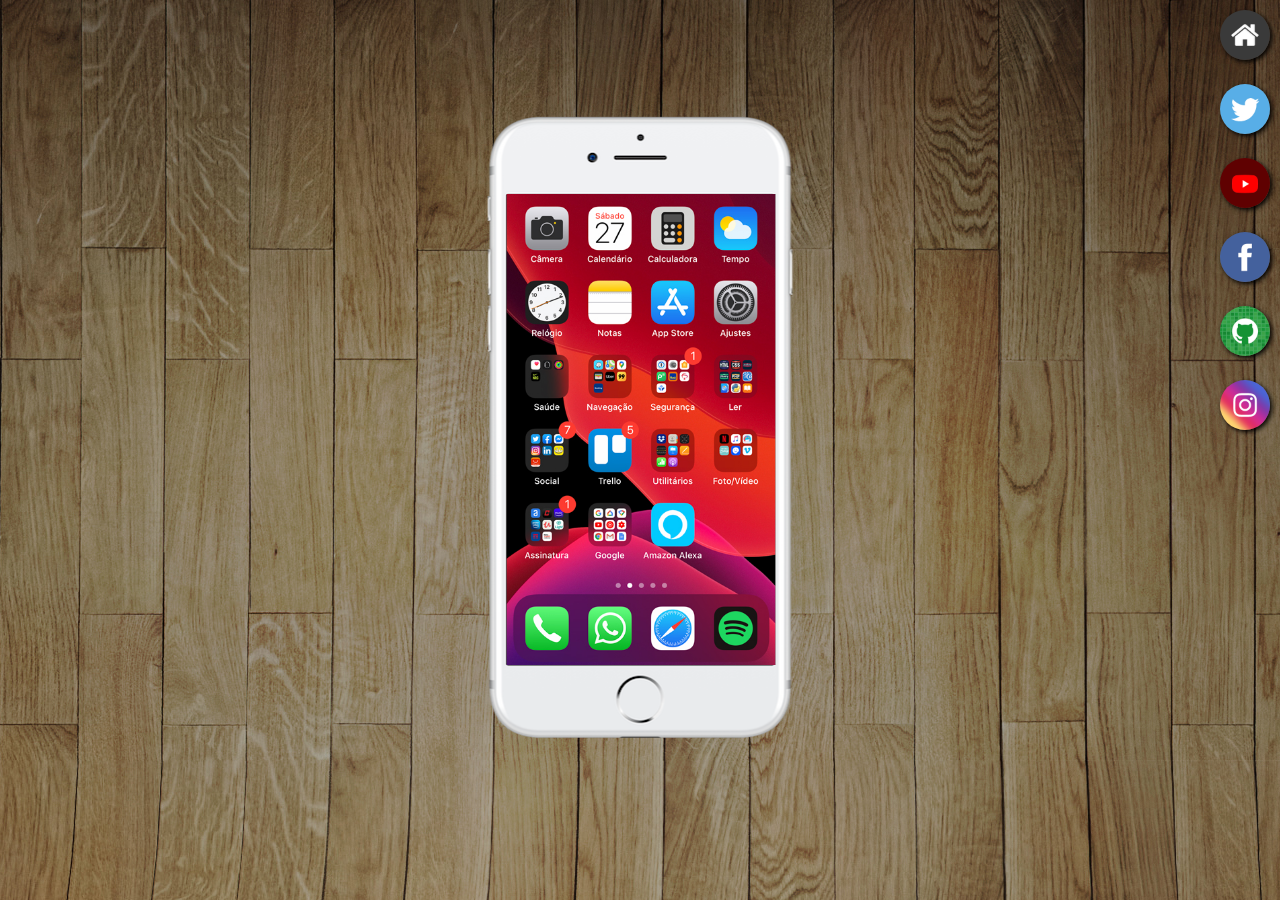
<file: index.html>
<!DOCTYPE html>
<html lang="pr-br">
<head>
    <meta charset="UTF-8">
    <meta name="viewport" content="width=device-width, initial-scale=1.0">
    <link rel="shortcut icon" href="favicon.ico" type="image/x-icon">
    <link rel="stylesheet" href="estelos/style.css">
    <title>Projeto Redes Sociais</title>
   
</head>
<body>
    <main>
     <section id="telefone">
        <iframe src="home.html" nome="tela" id="tela" frameborder="0"></iframe>


    </section>
    <section id="redes-sociais">
        <a href="logo.html" target="tela"><img src="imagens/logo-home.jpg" alt="home"></a><br>
        <a href="twitter.html" target="tela"><img src="imagens/logo-twitter.jpg" alt="twitter"></a><br>
        <a href="youtube.html" target="tela"><img src="imagens/logo-youtube.jpg" alt="youtube"></a><br>
        <a href="Facebook.html" target="tela"><img src="imagens/logo-facebook.jpg" alt="facebook"></a><br>
        <a href="github.html" target="tela"><img src="imagens/logo-github.jpg" alt="github"></a><br>    
        <a href="instagram.html" target="tela"><img src="imagens/logo-instagram.jpg" alt="instagram"></a><br>

       

    </section>
   
 </main>
</body>
</html>
</file>
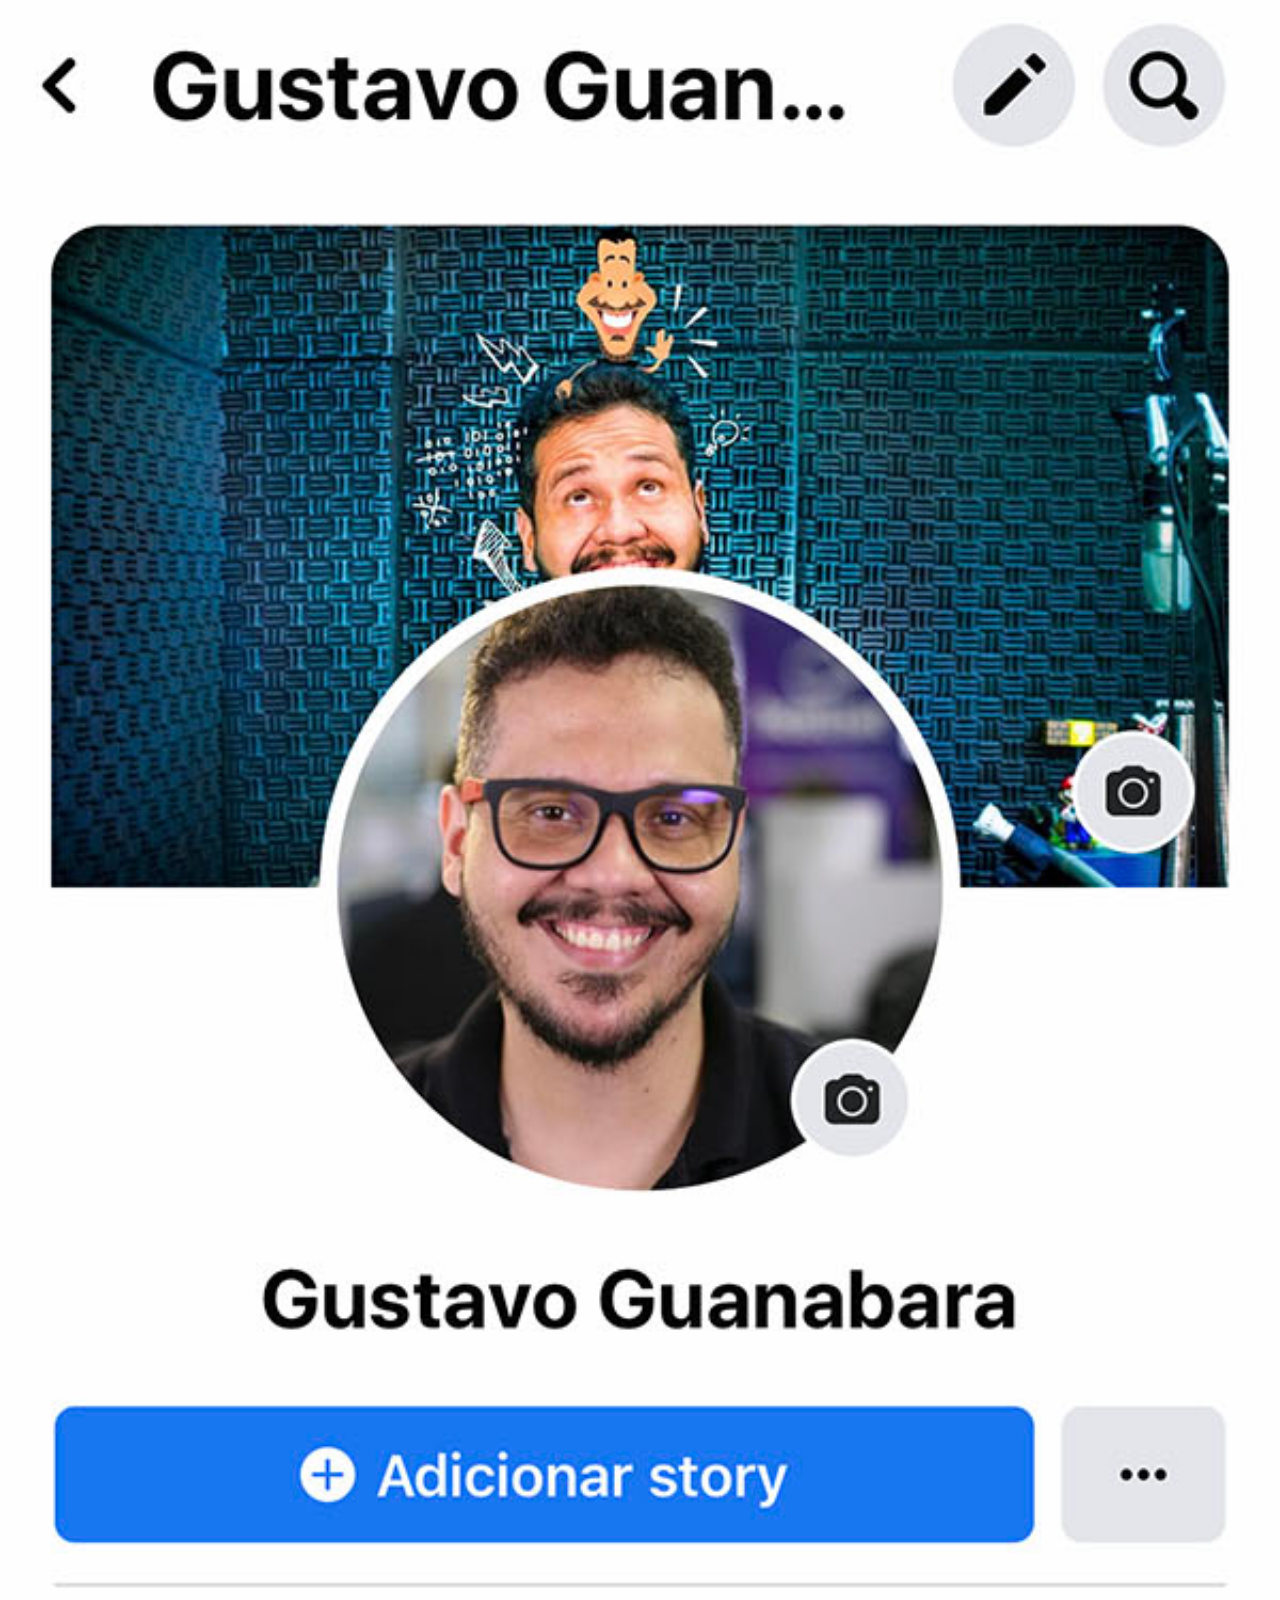
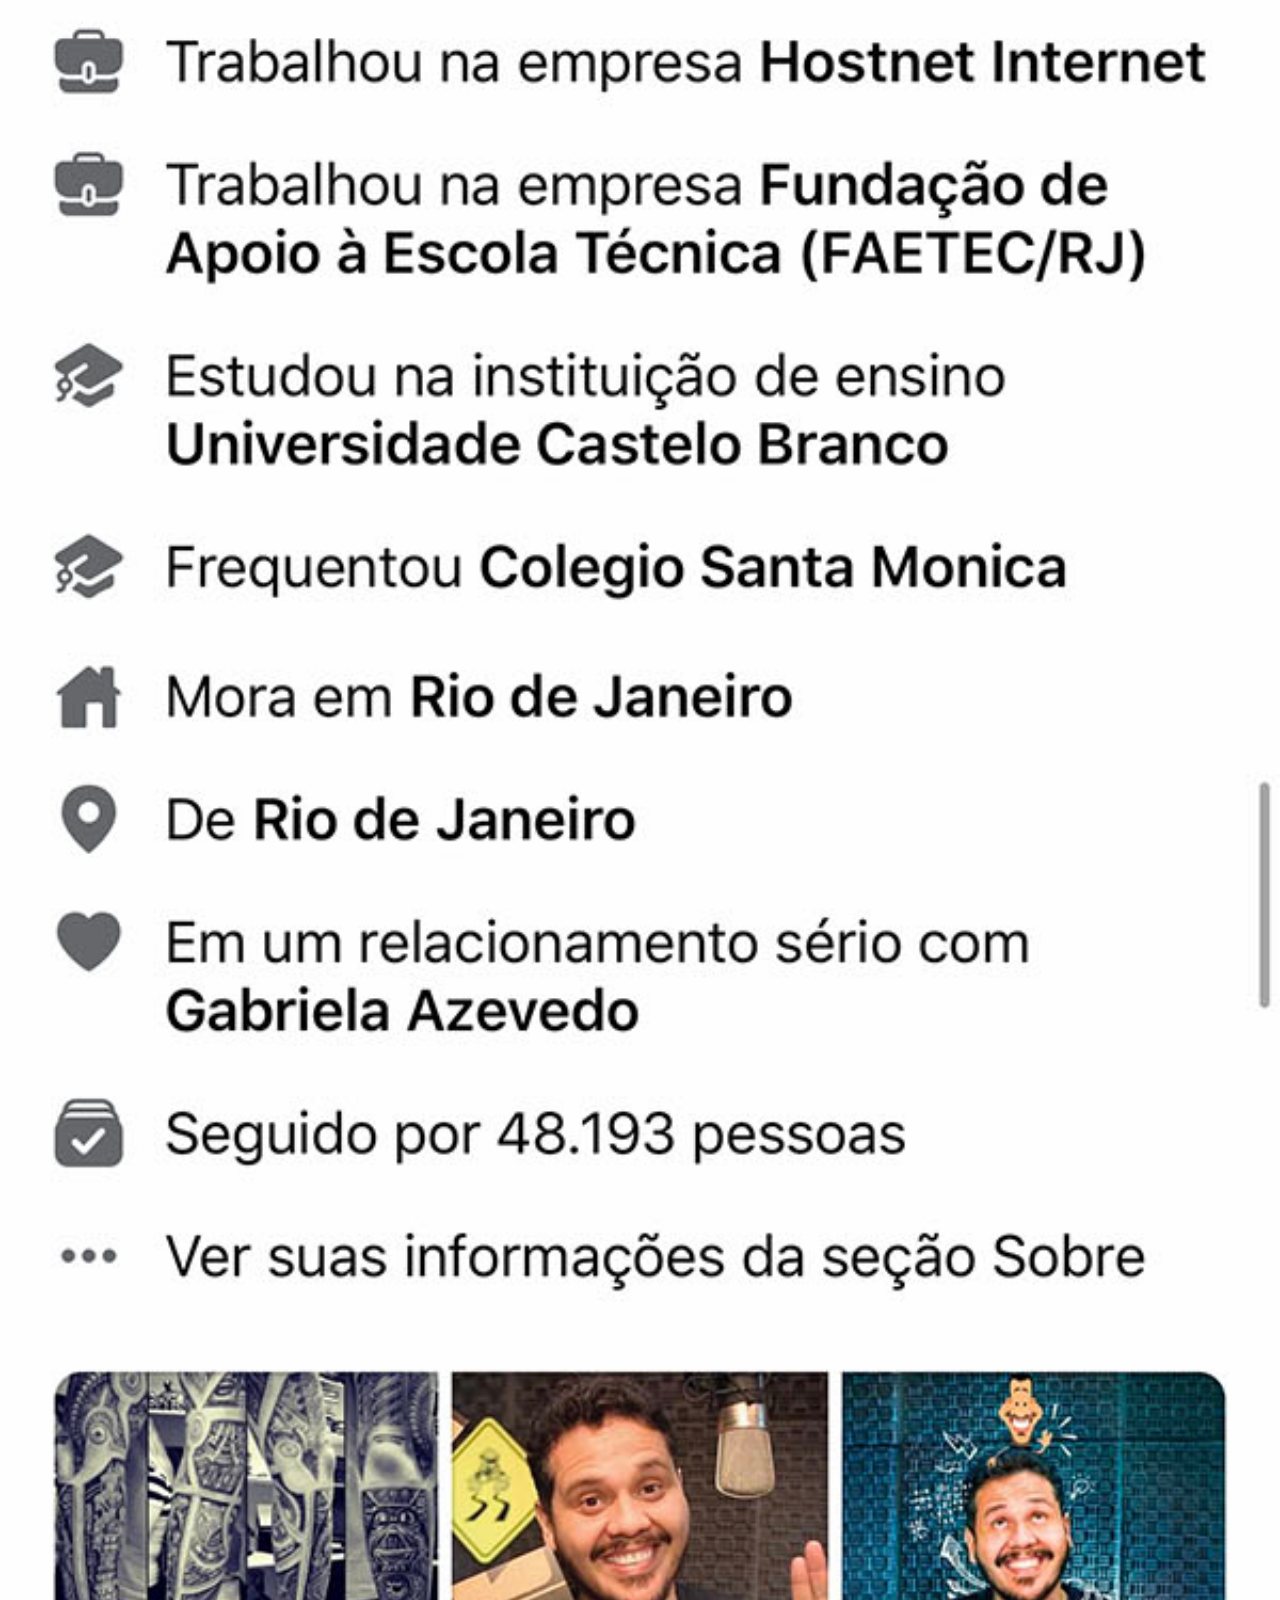
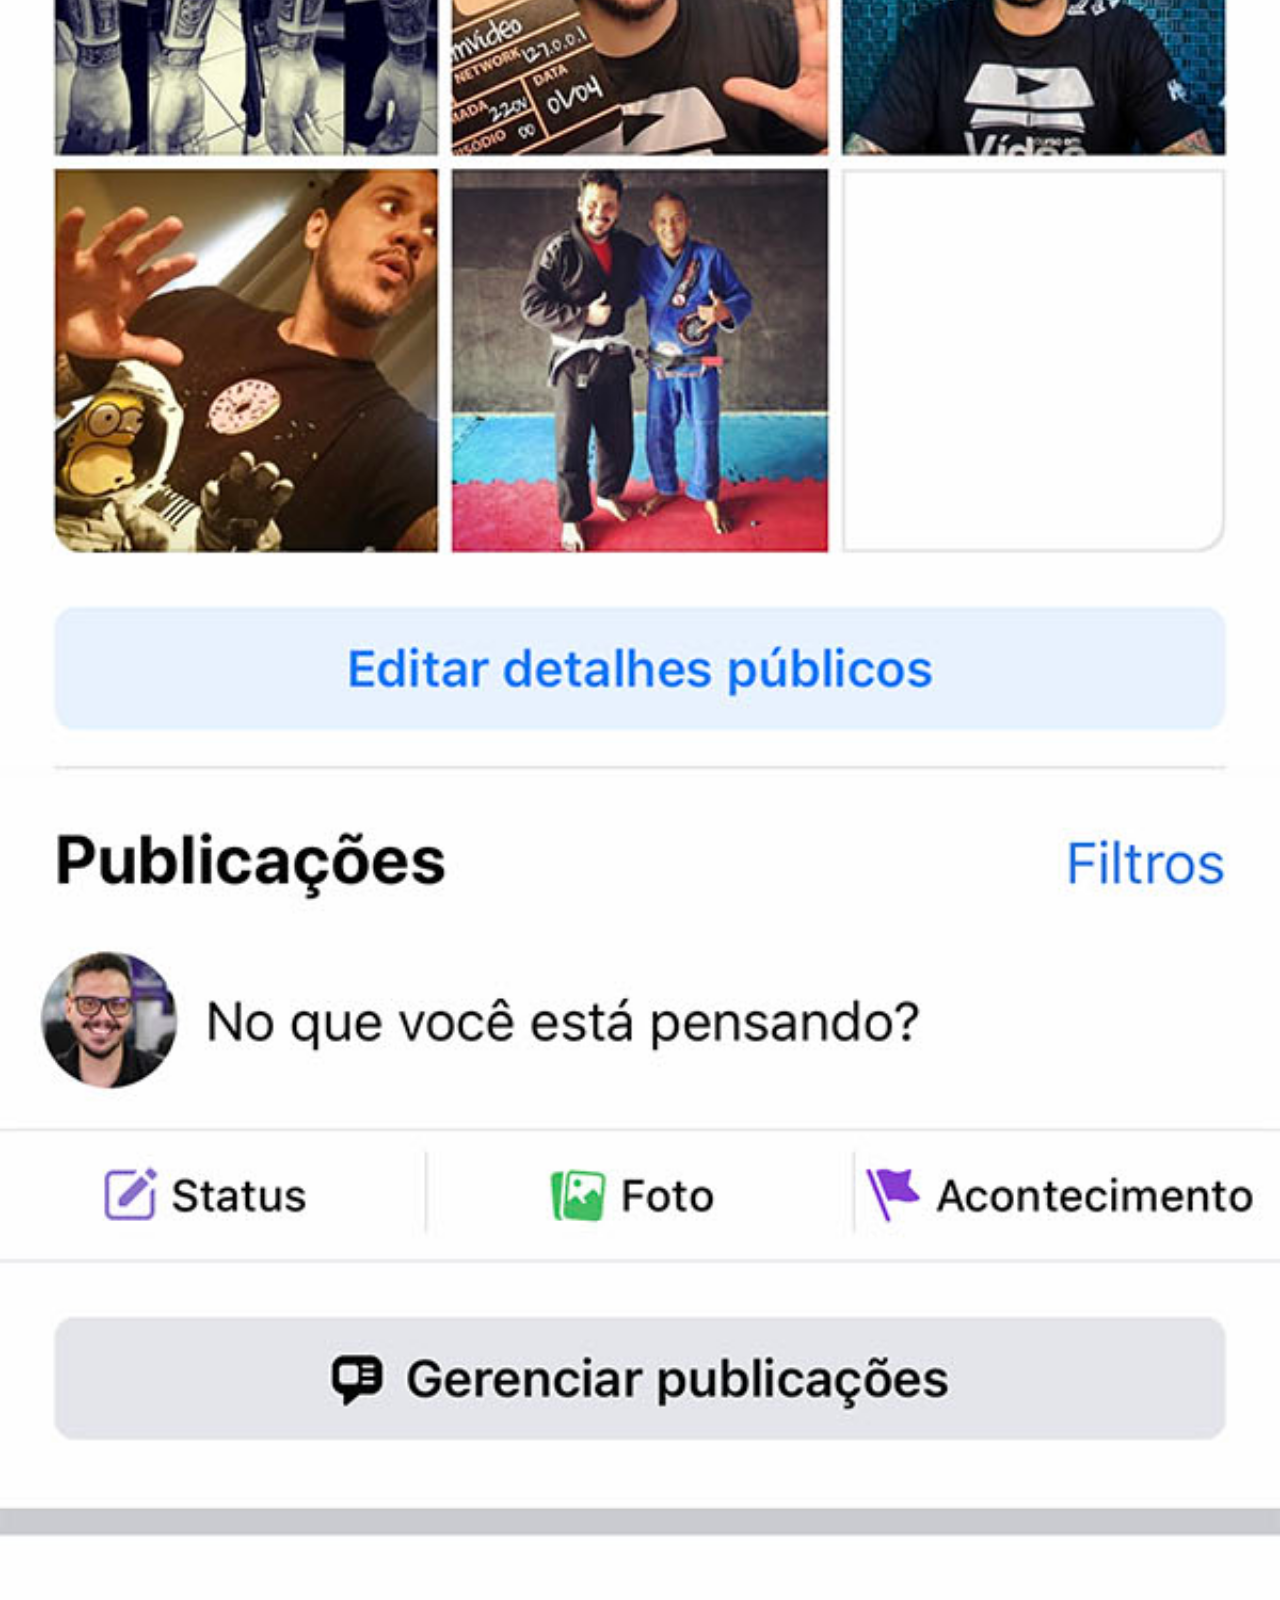
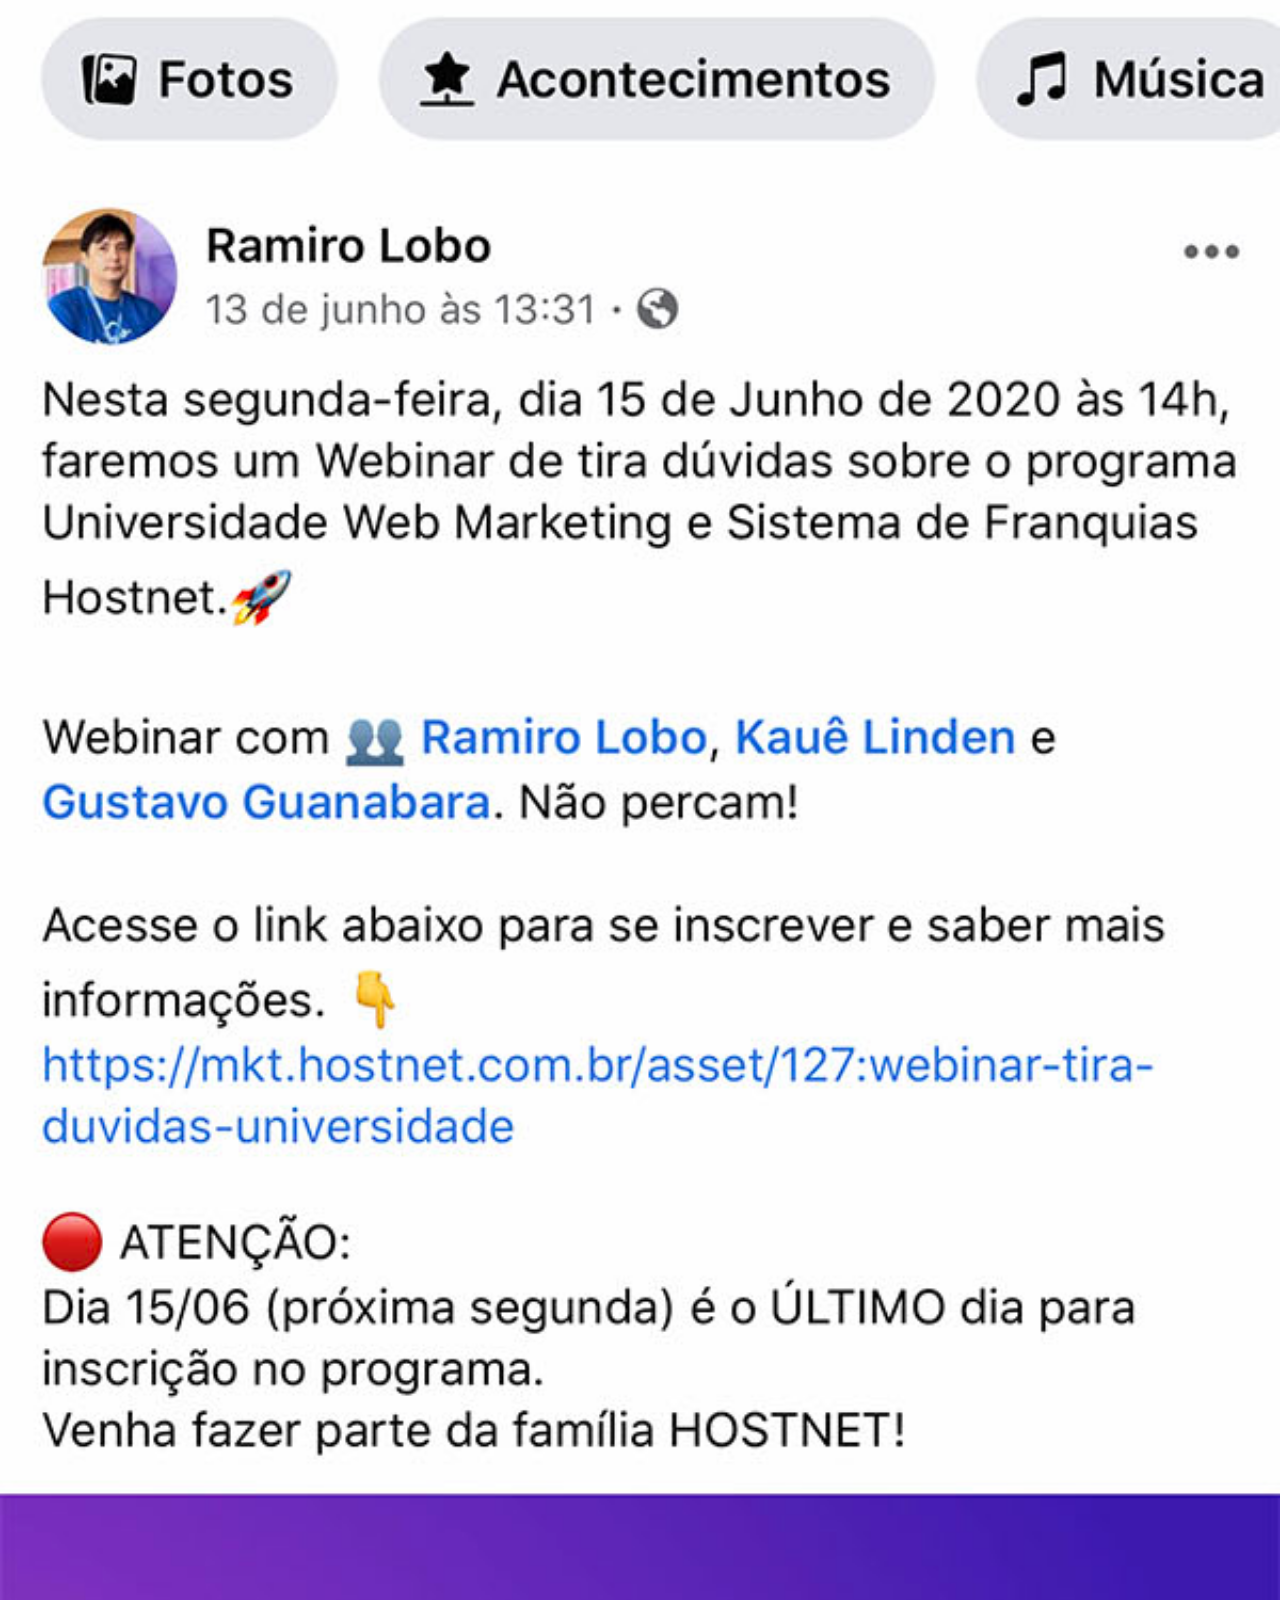
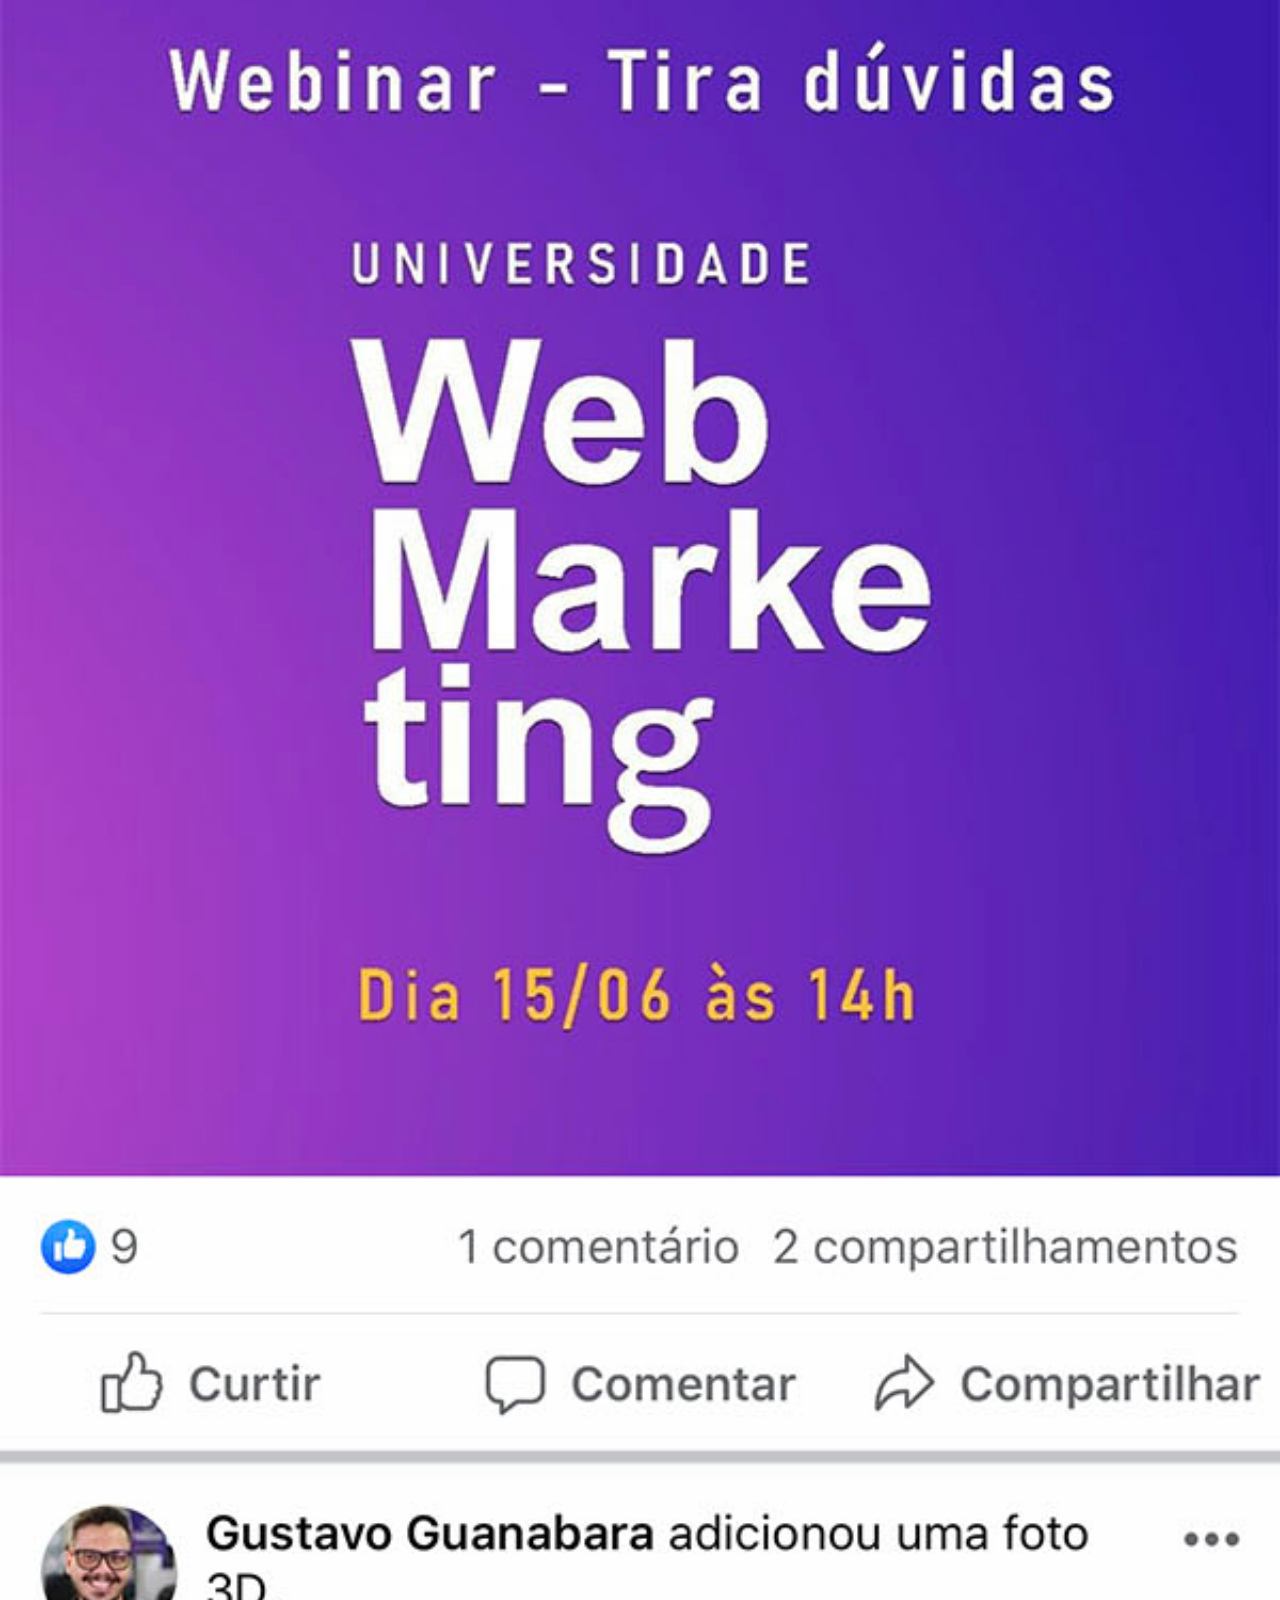
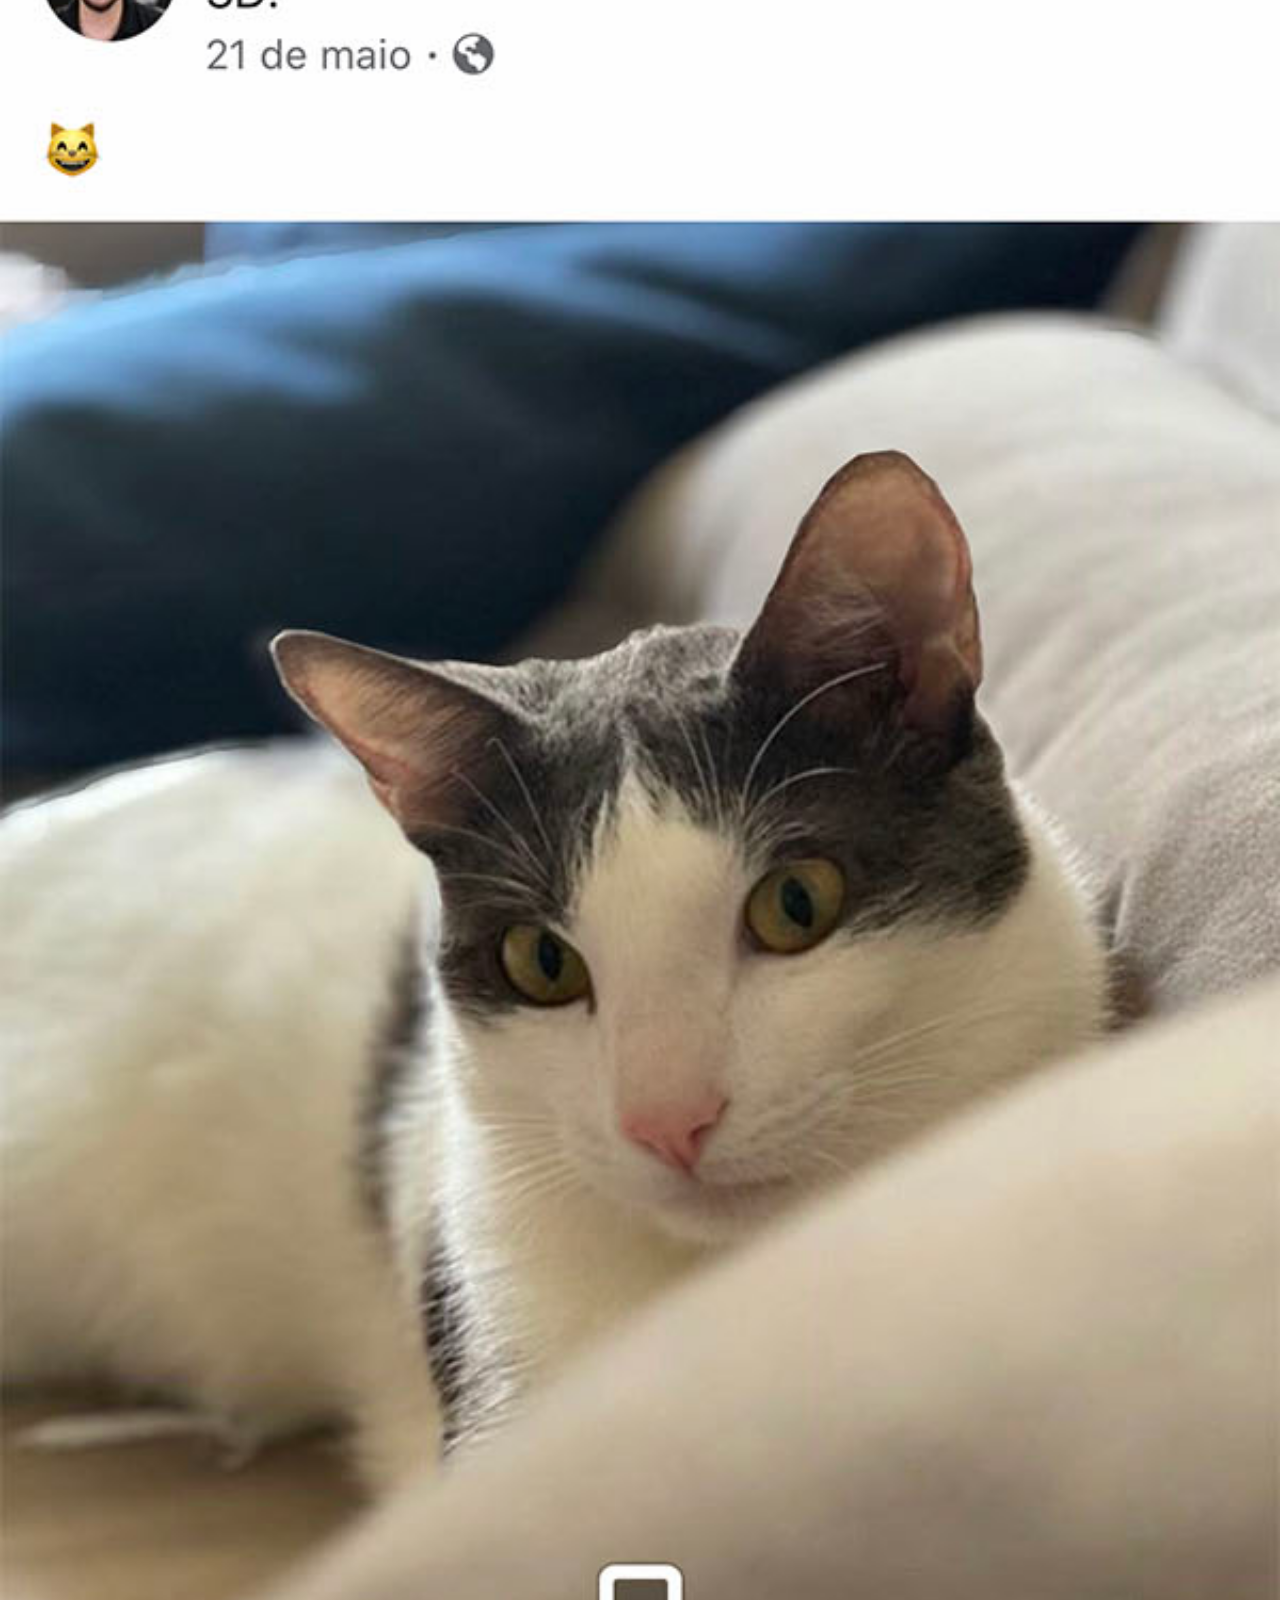
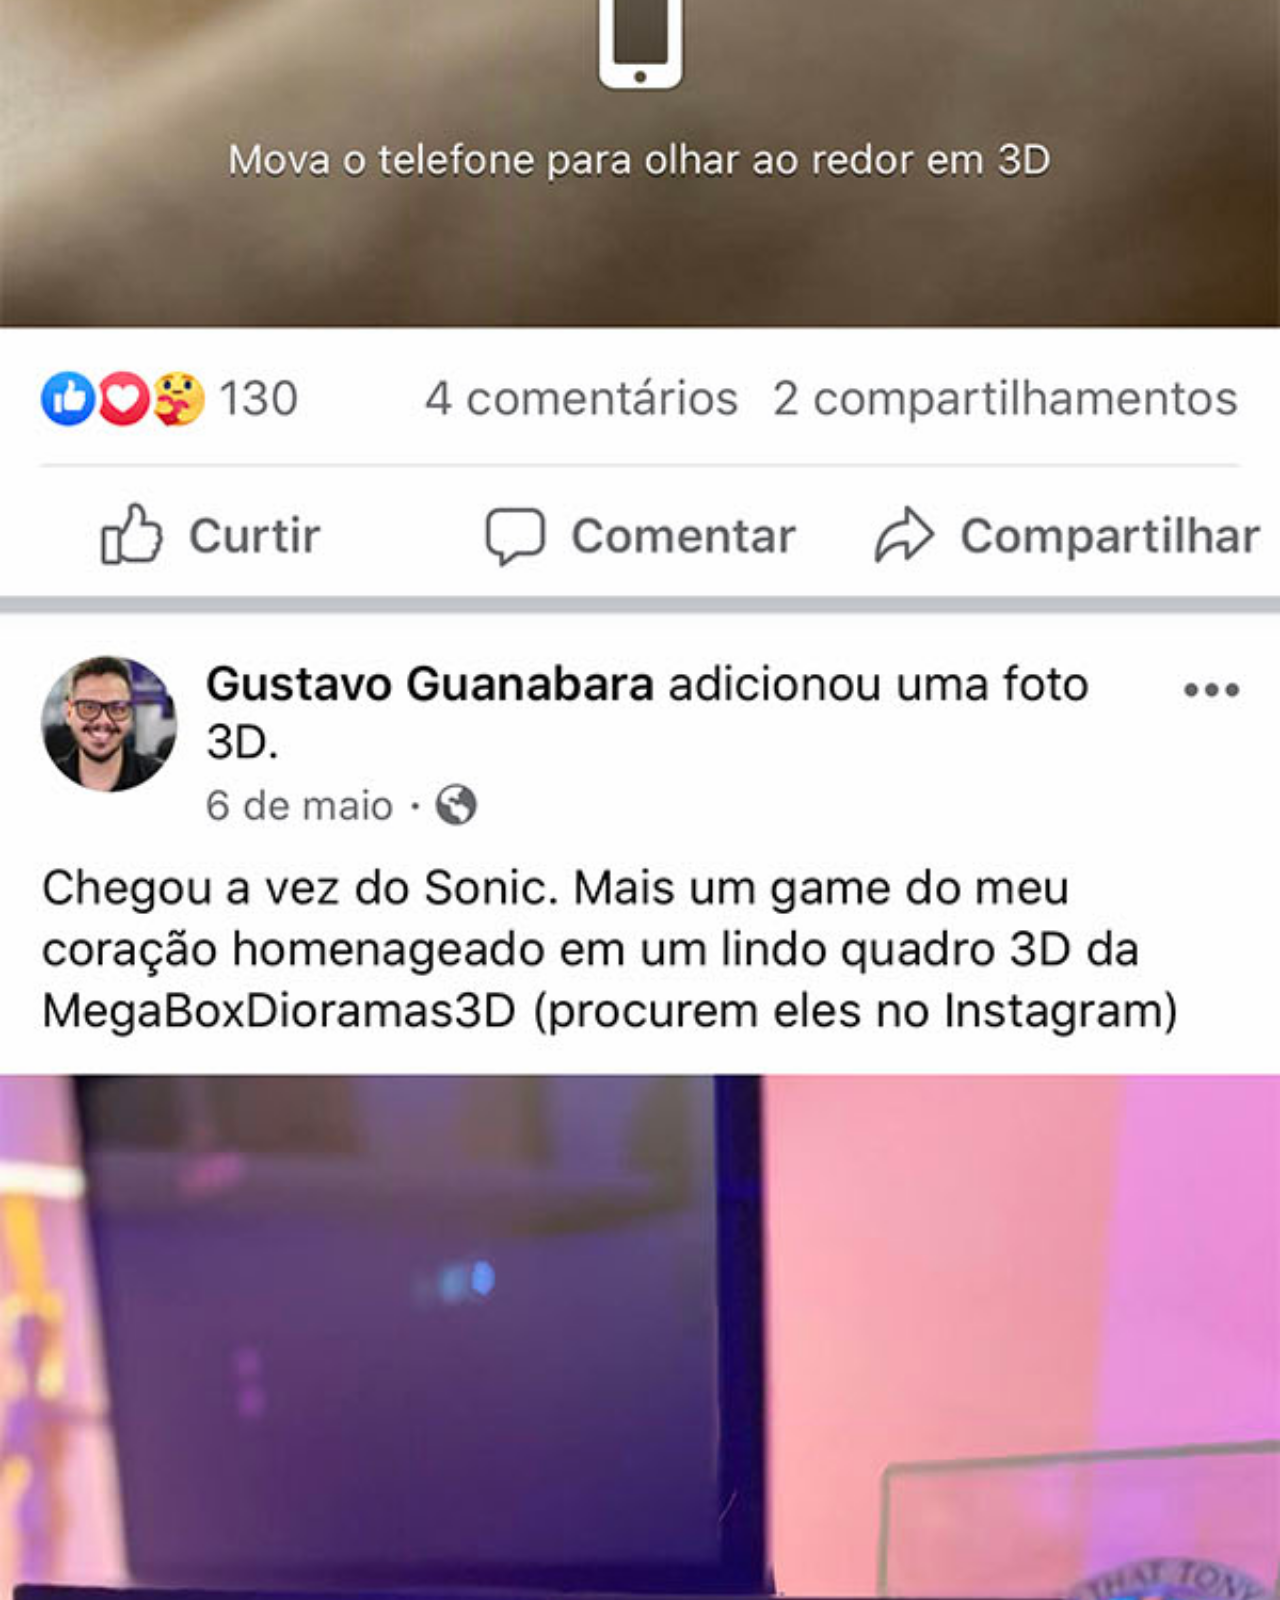
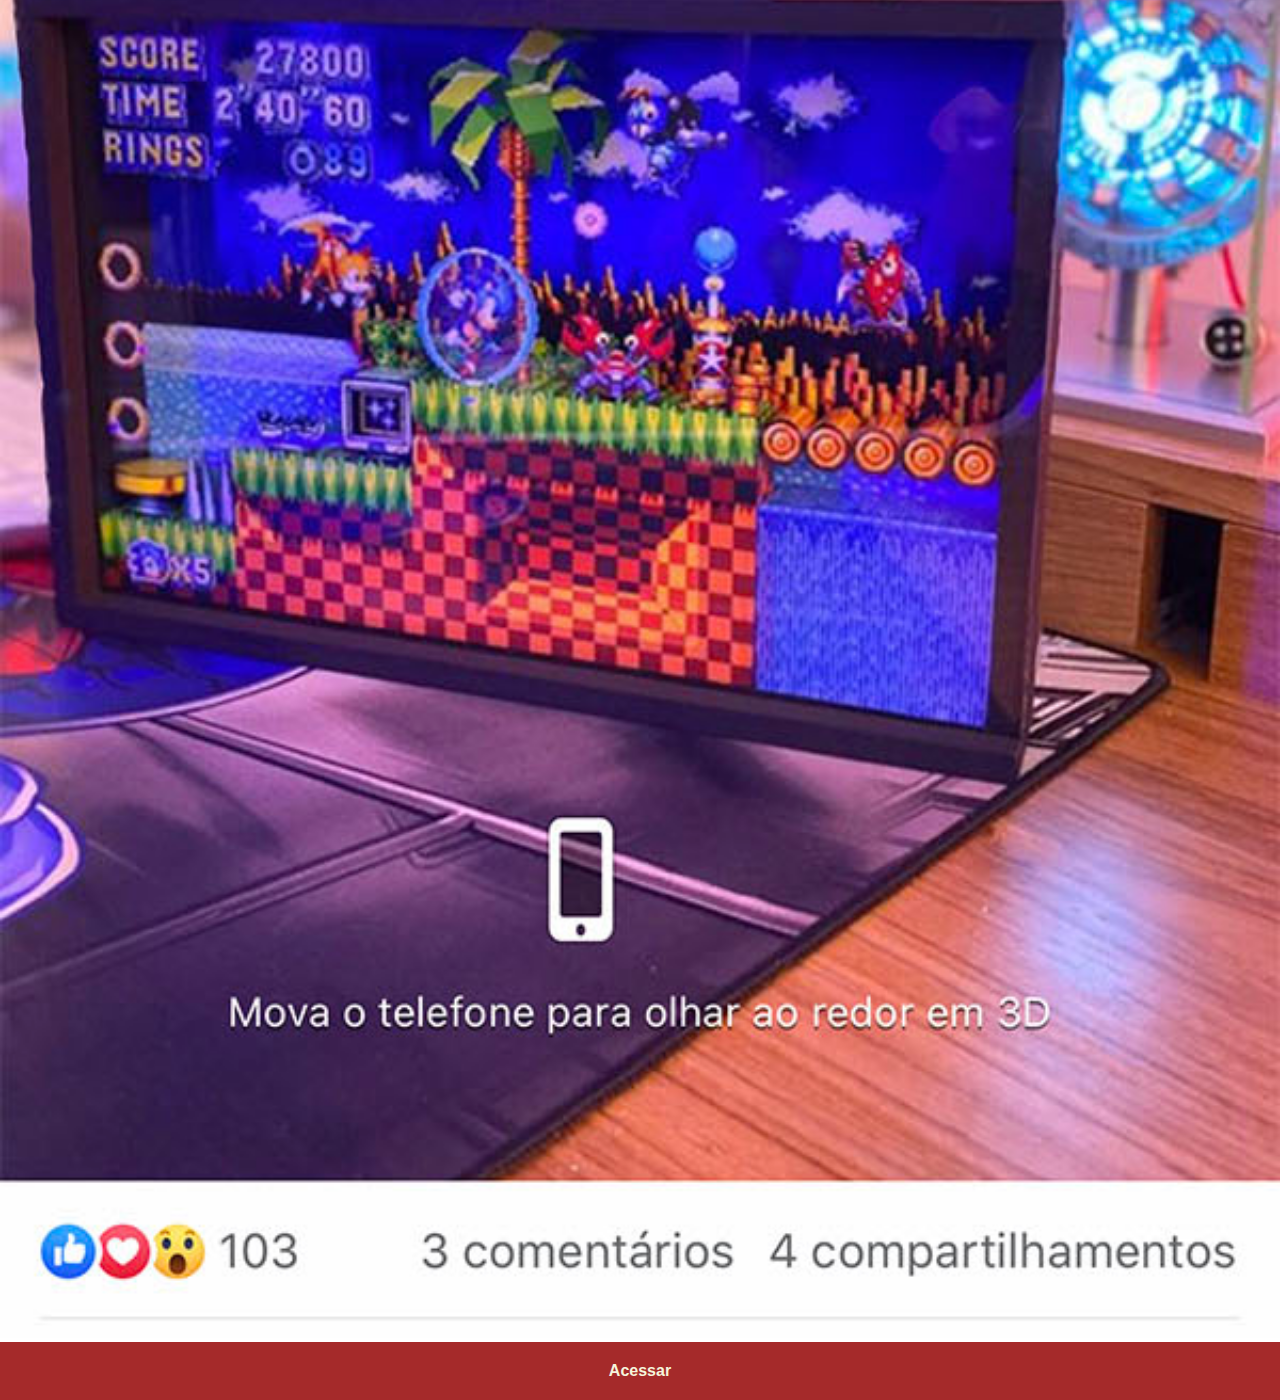
<file: Facebook.html>
<!DOCTYPE html>
<html lang="pt-br">
<head>
    <meta charset="UTF-8">
    <meta name="viewport" content="width=device-width, initial-scale=1.0">
    <title>facebook</title>
    <style>
        * {
            margin: 0px;
            padding: 0%;
            font-family: Arial, Helvetica, sans-serif;
        }
        ::-wektit-scrollbar {
            width:0px;
            height:0px;
        }
        img {
            width: 100vw;

        }
        
        a {
            display: block;
            background-color: brown;
            color: beige;
            padding: 20px;
            text-align: center;
            font-weight: bolder;
            text-decoration: none;
        }


    </style>
</head>
<body>
    <img src="tela-facebook.jpg" alt="facebook">
    <a href="https://www.facebook.com/gustavoguanabara" target="_blank">Acessar</a>

    
</body>
</html>
</file>
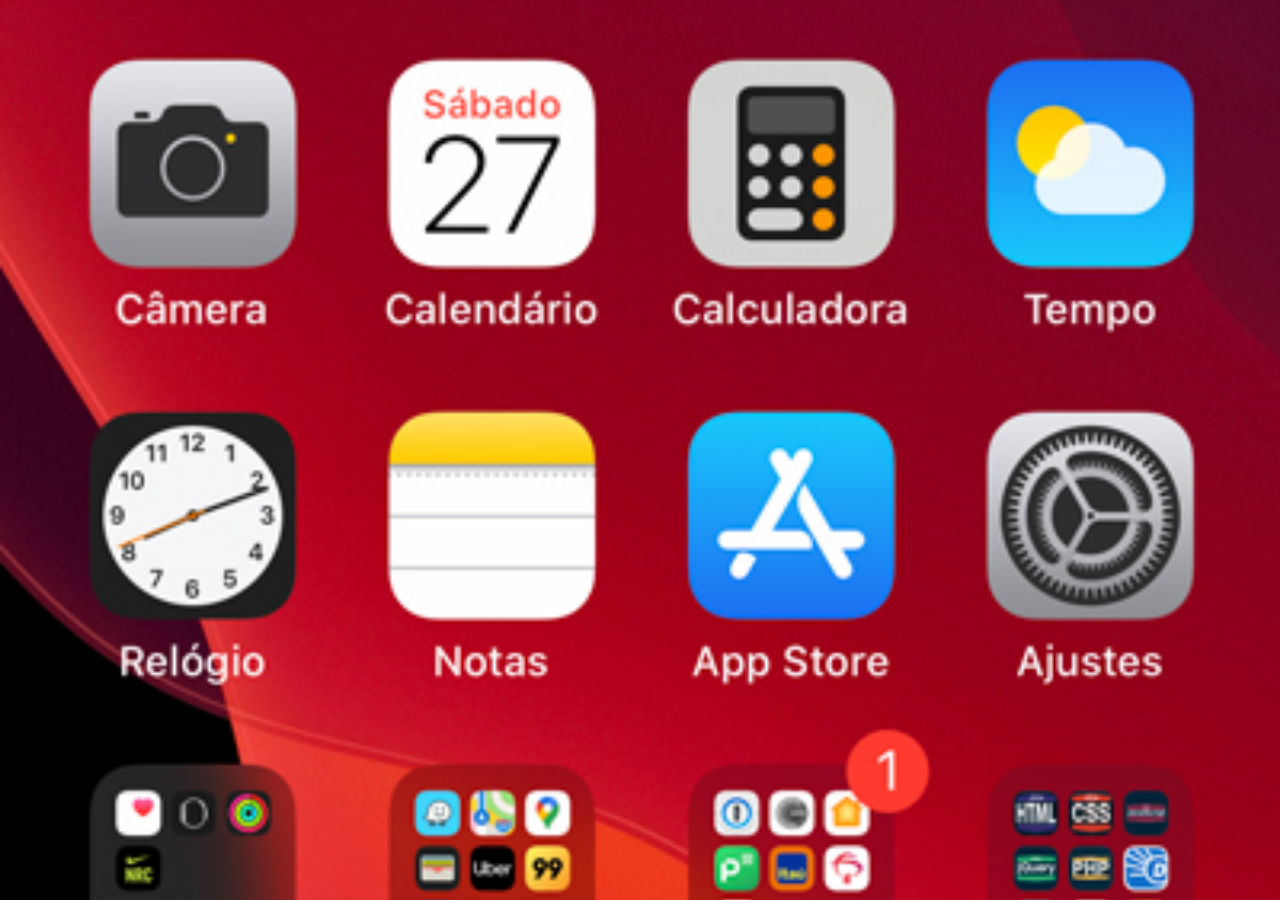
<file: home.html>
<!DOCTYPE html>
<html lang="pt-br">
<head>
    <meta charset="UTF-8">
    <meta name="viewport" content="width=device-width, initial-scale=1.0">
    <title>Home</title>
</head>
<style>
    *{
        margin: 0px;
        padding: 0px;
    }
    body {
        width: 100vw;
        height: 100vh;
        background: black url(imagens/tela-home.jpg) no-repeat
        top center;
        background-size: cover;
    }





</style>

<body>
    
</body>
</html>
</file>
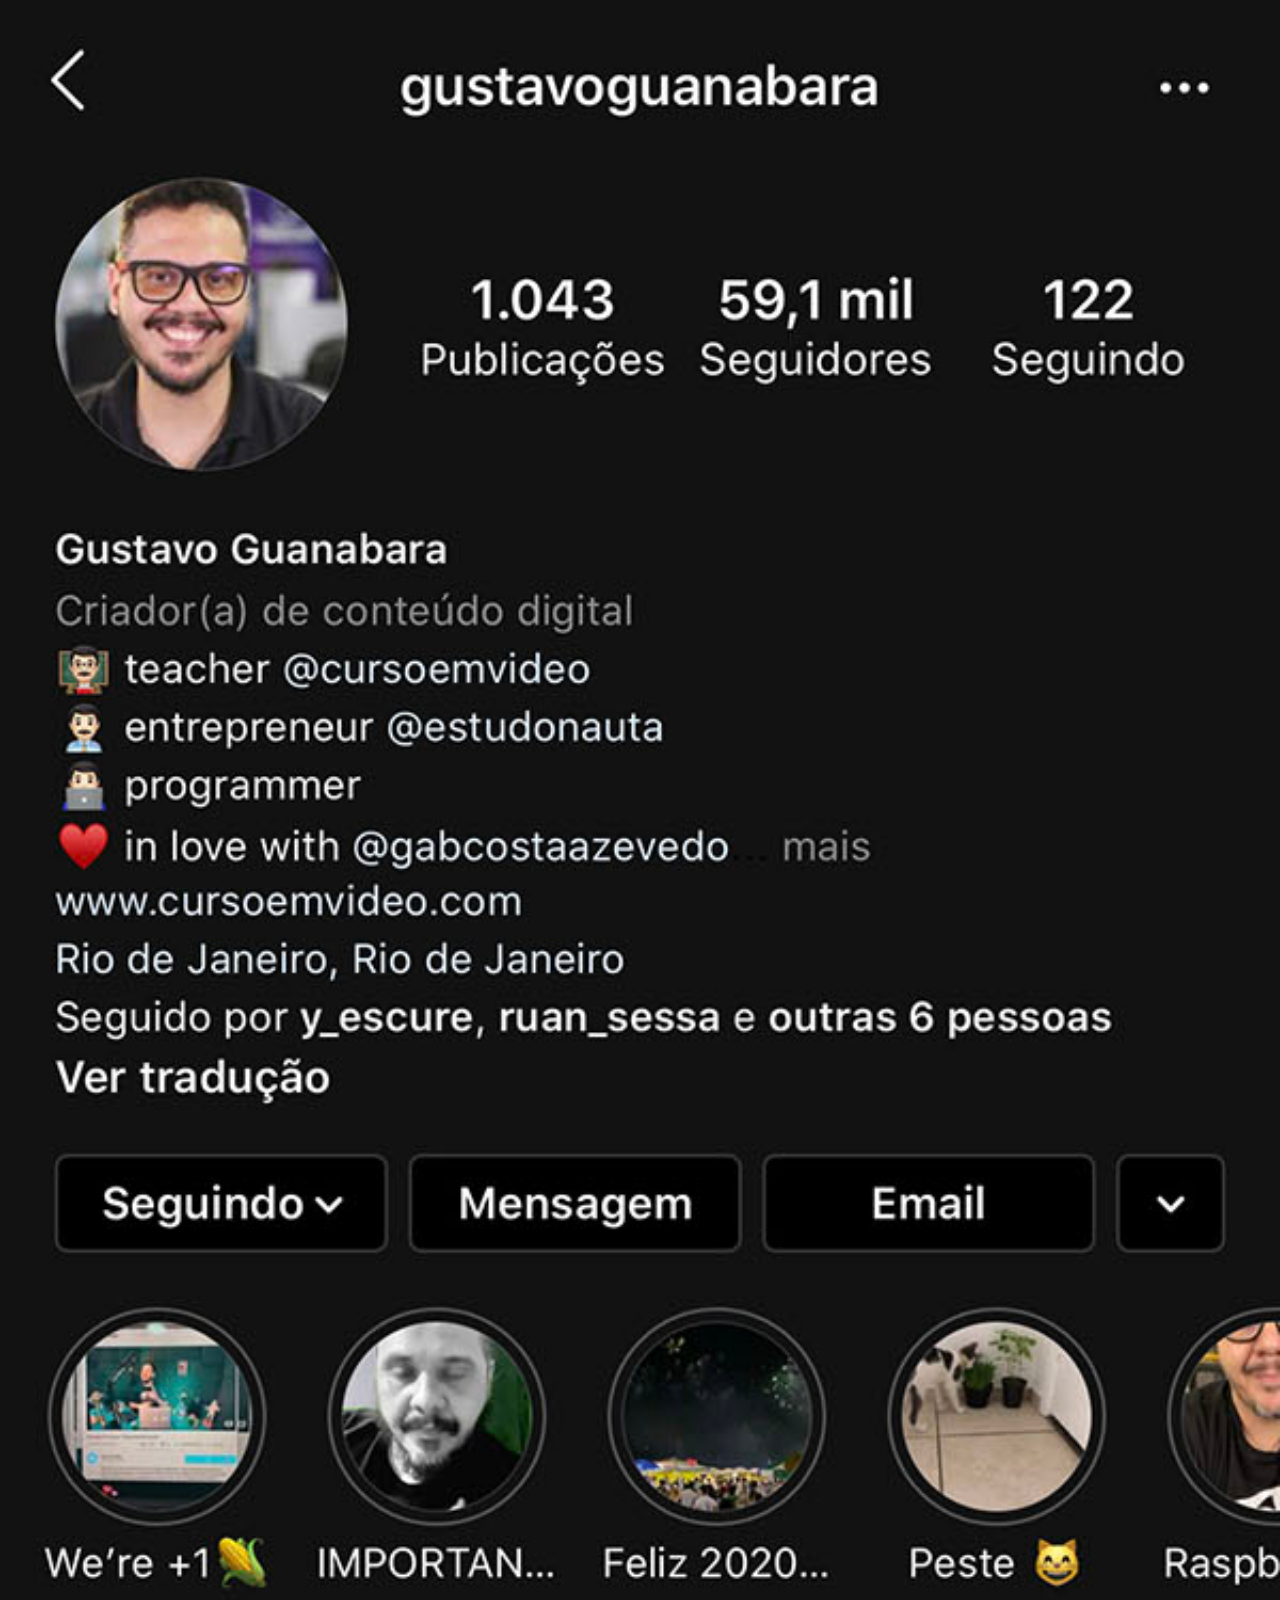
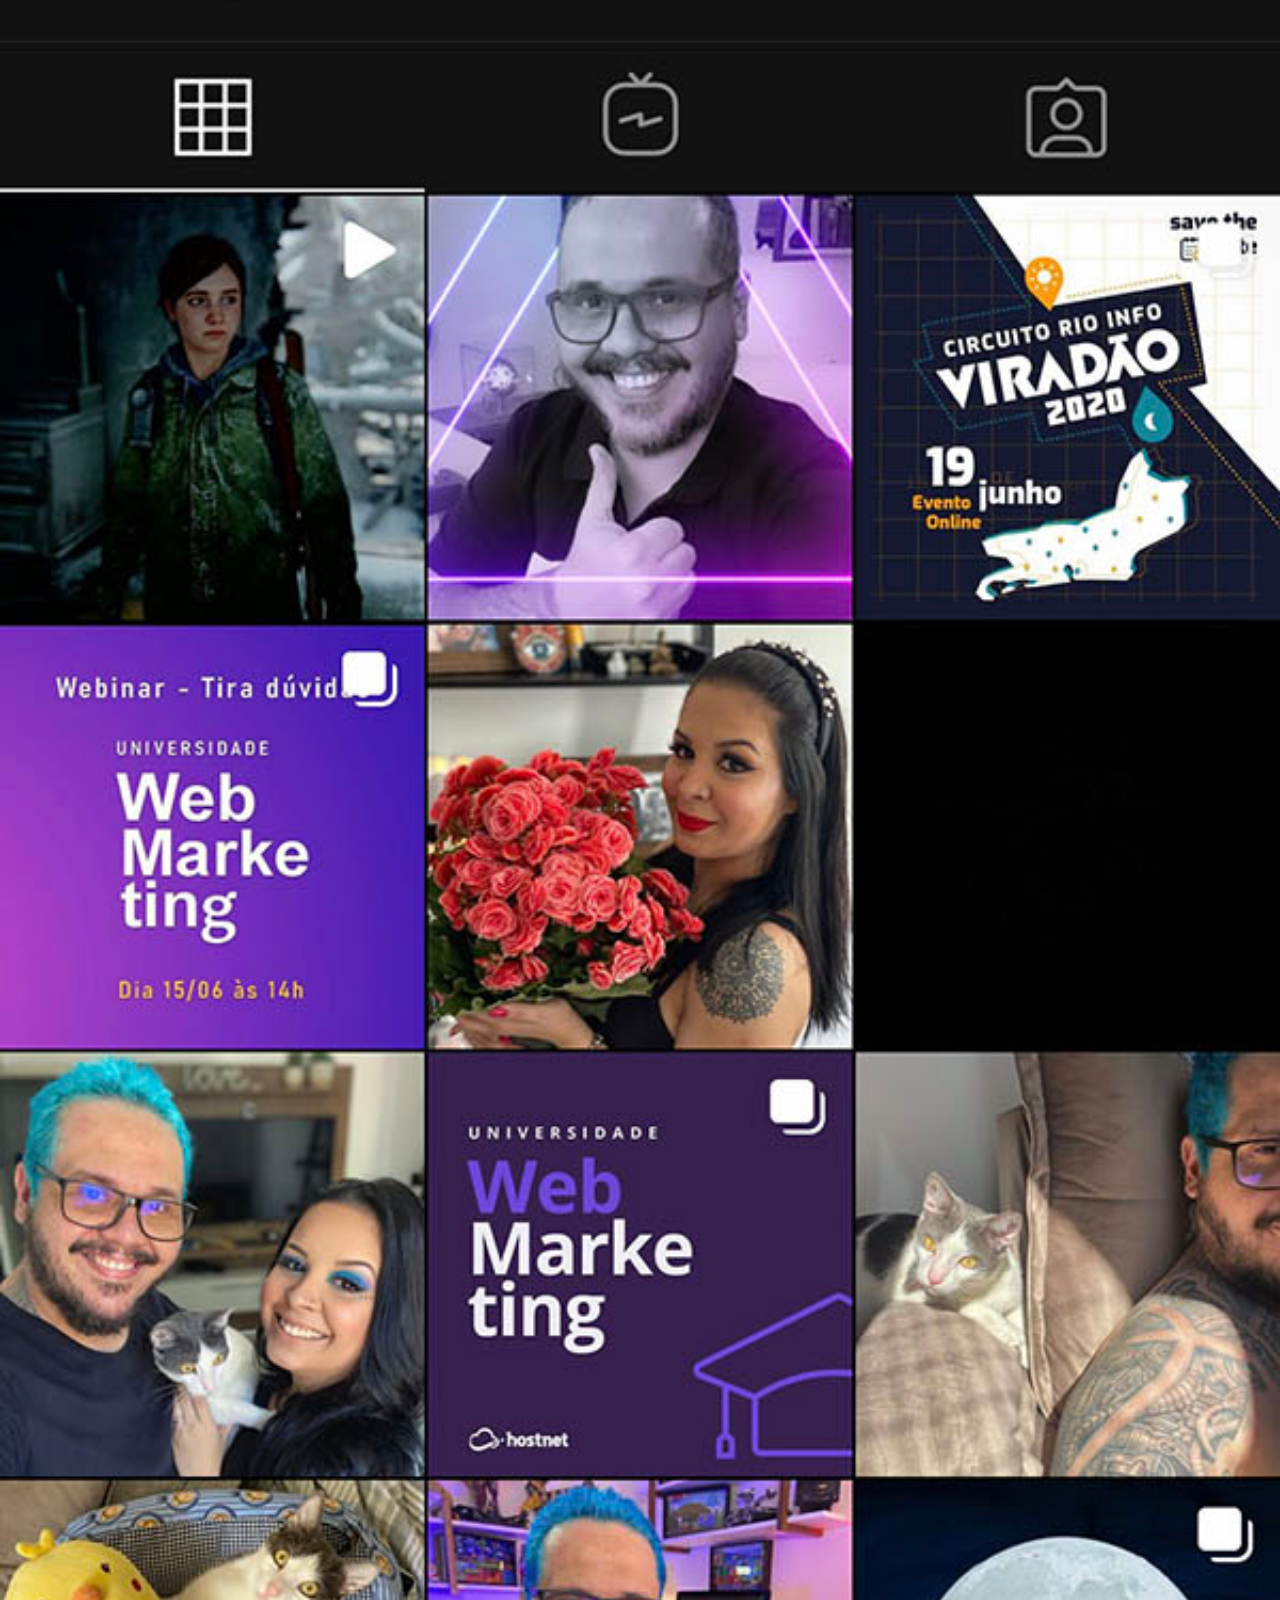
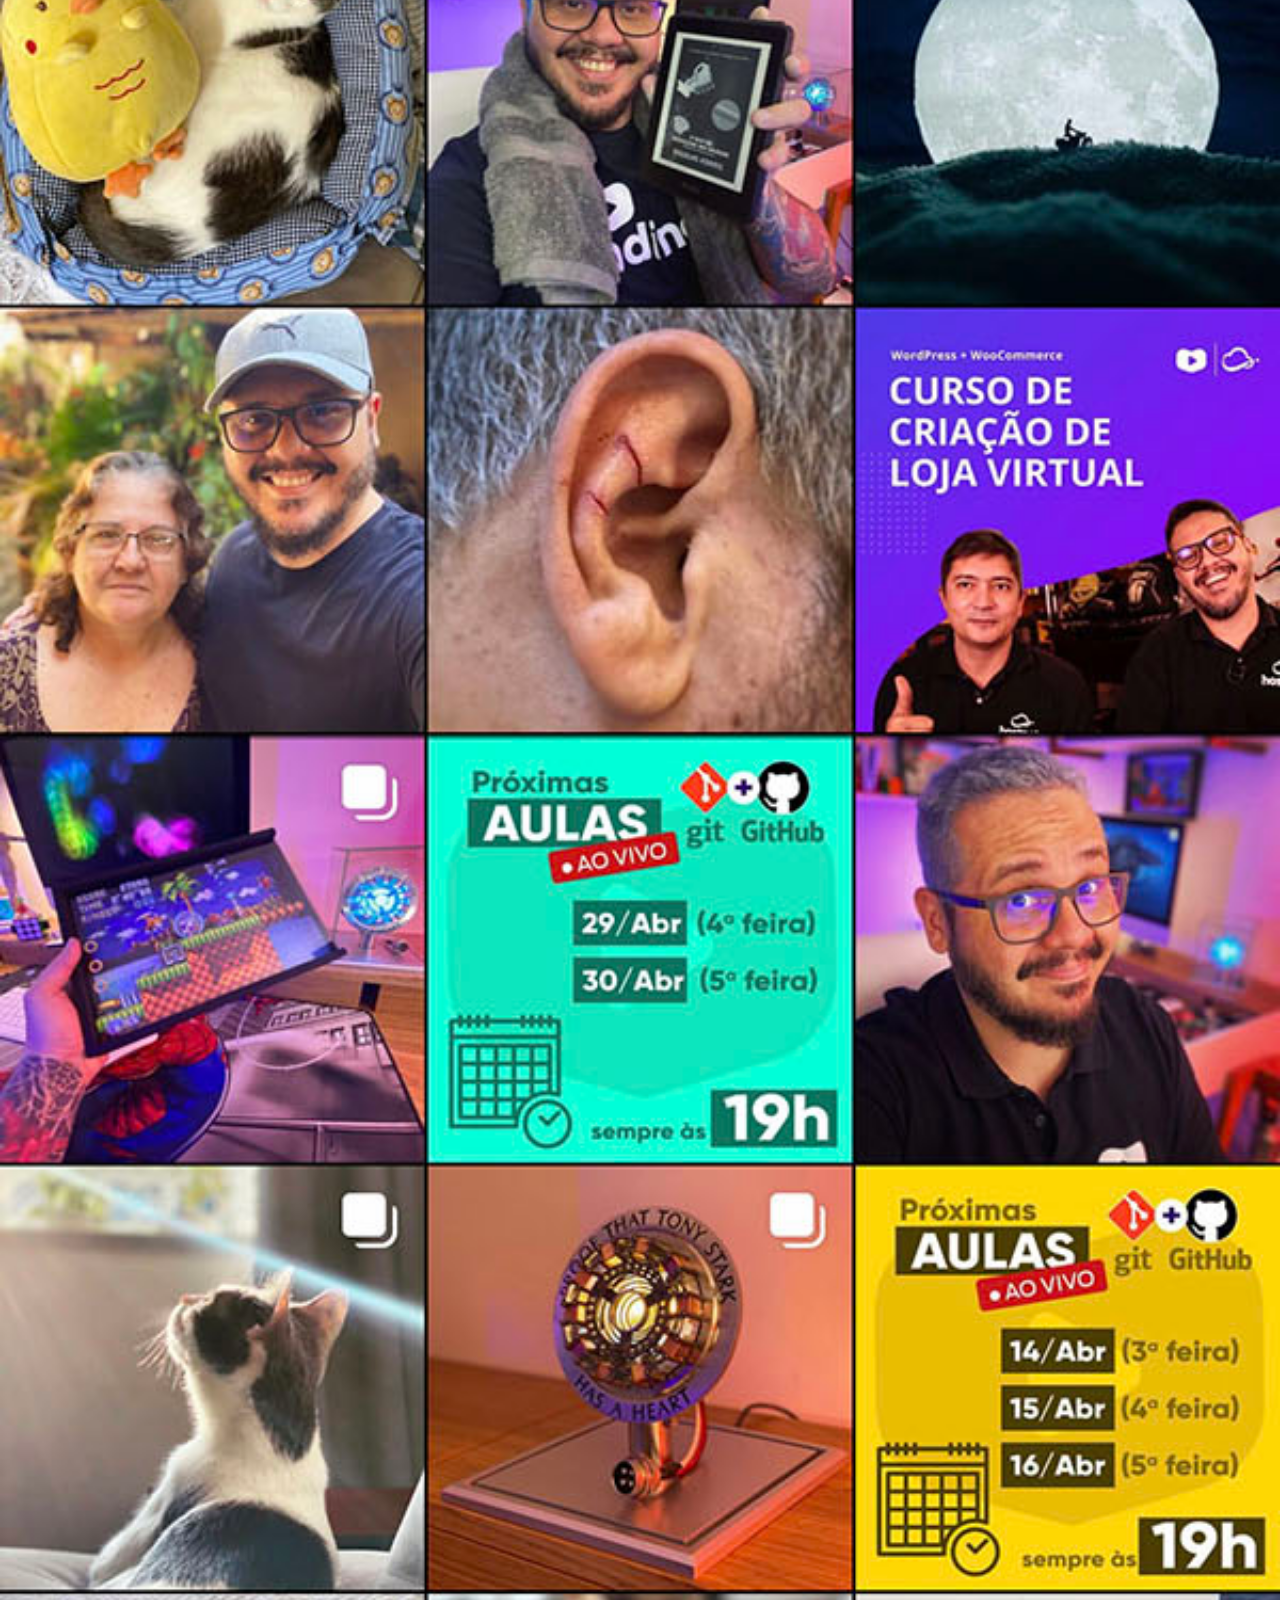
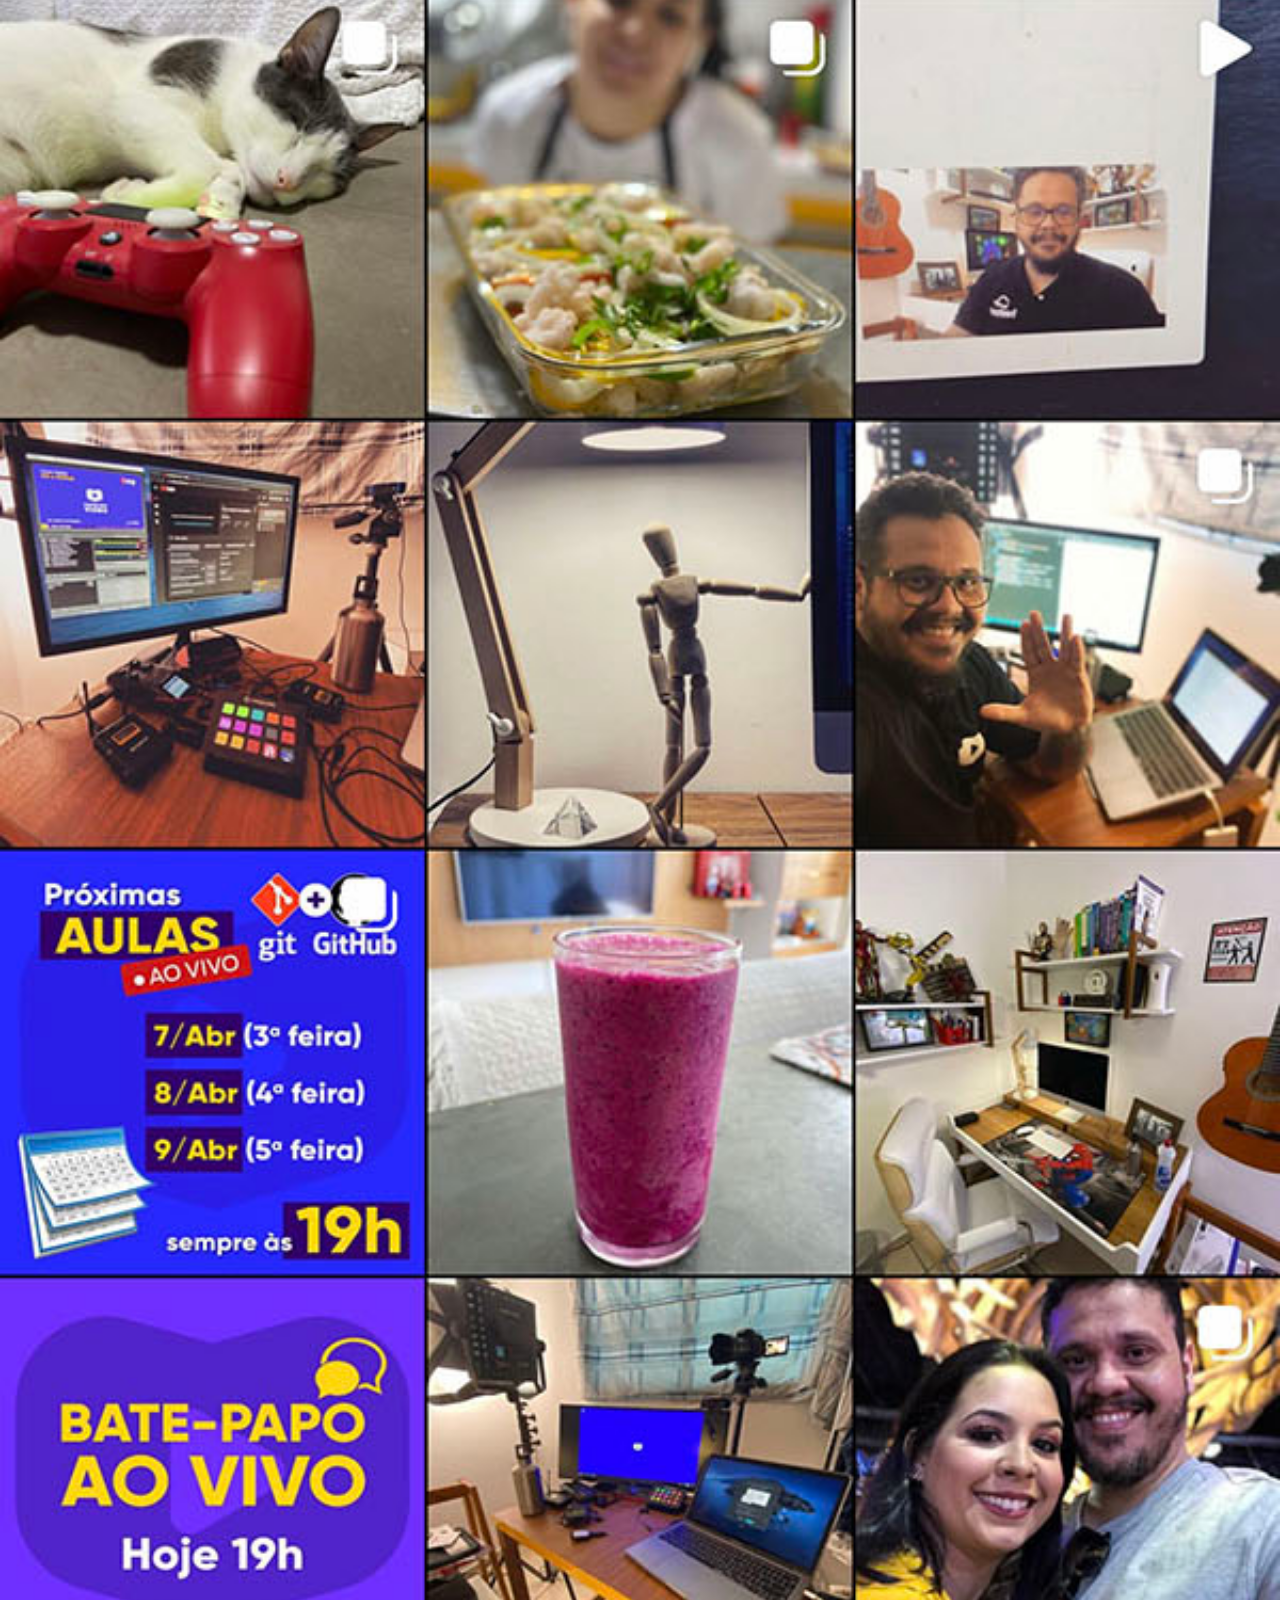
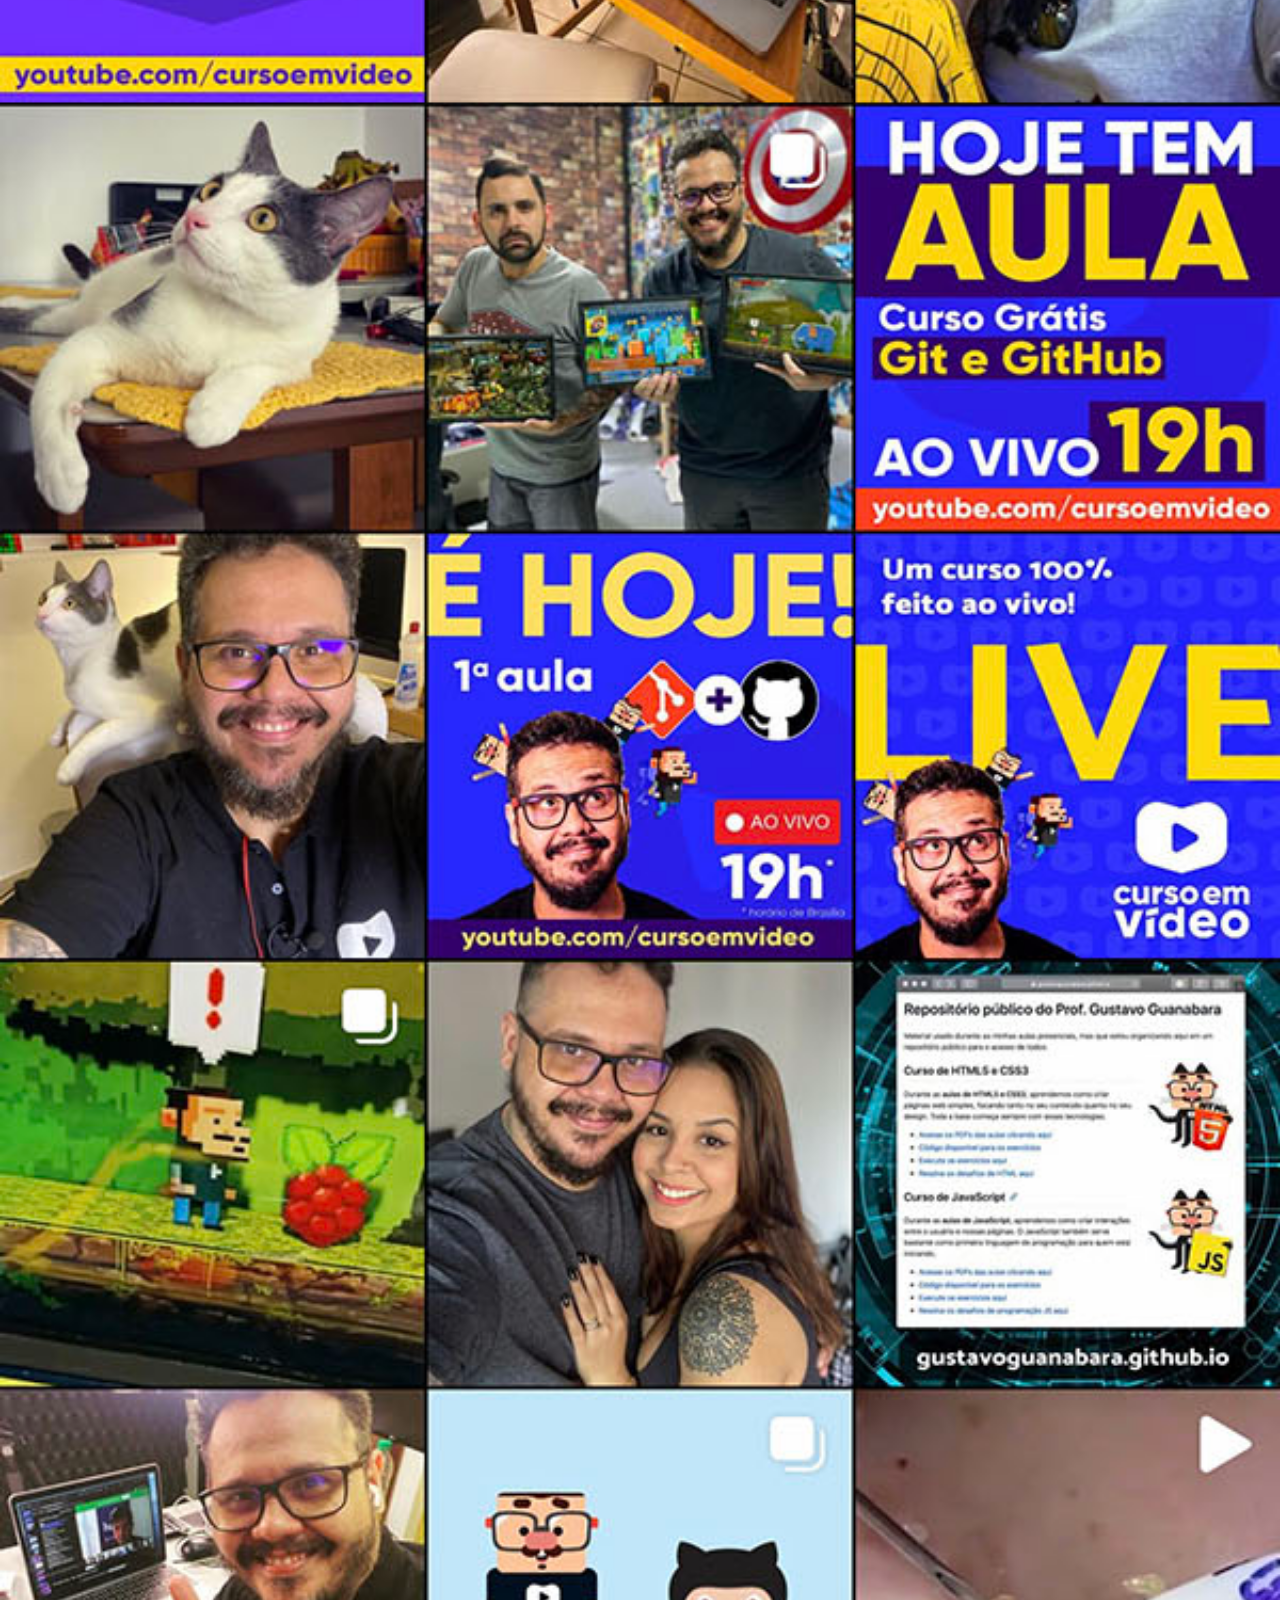
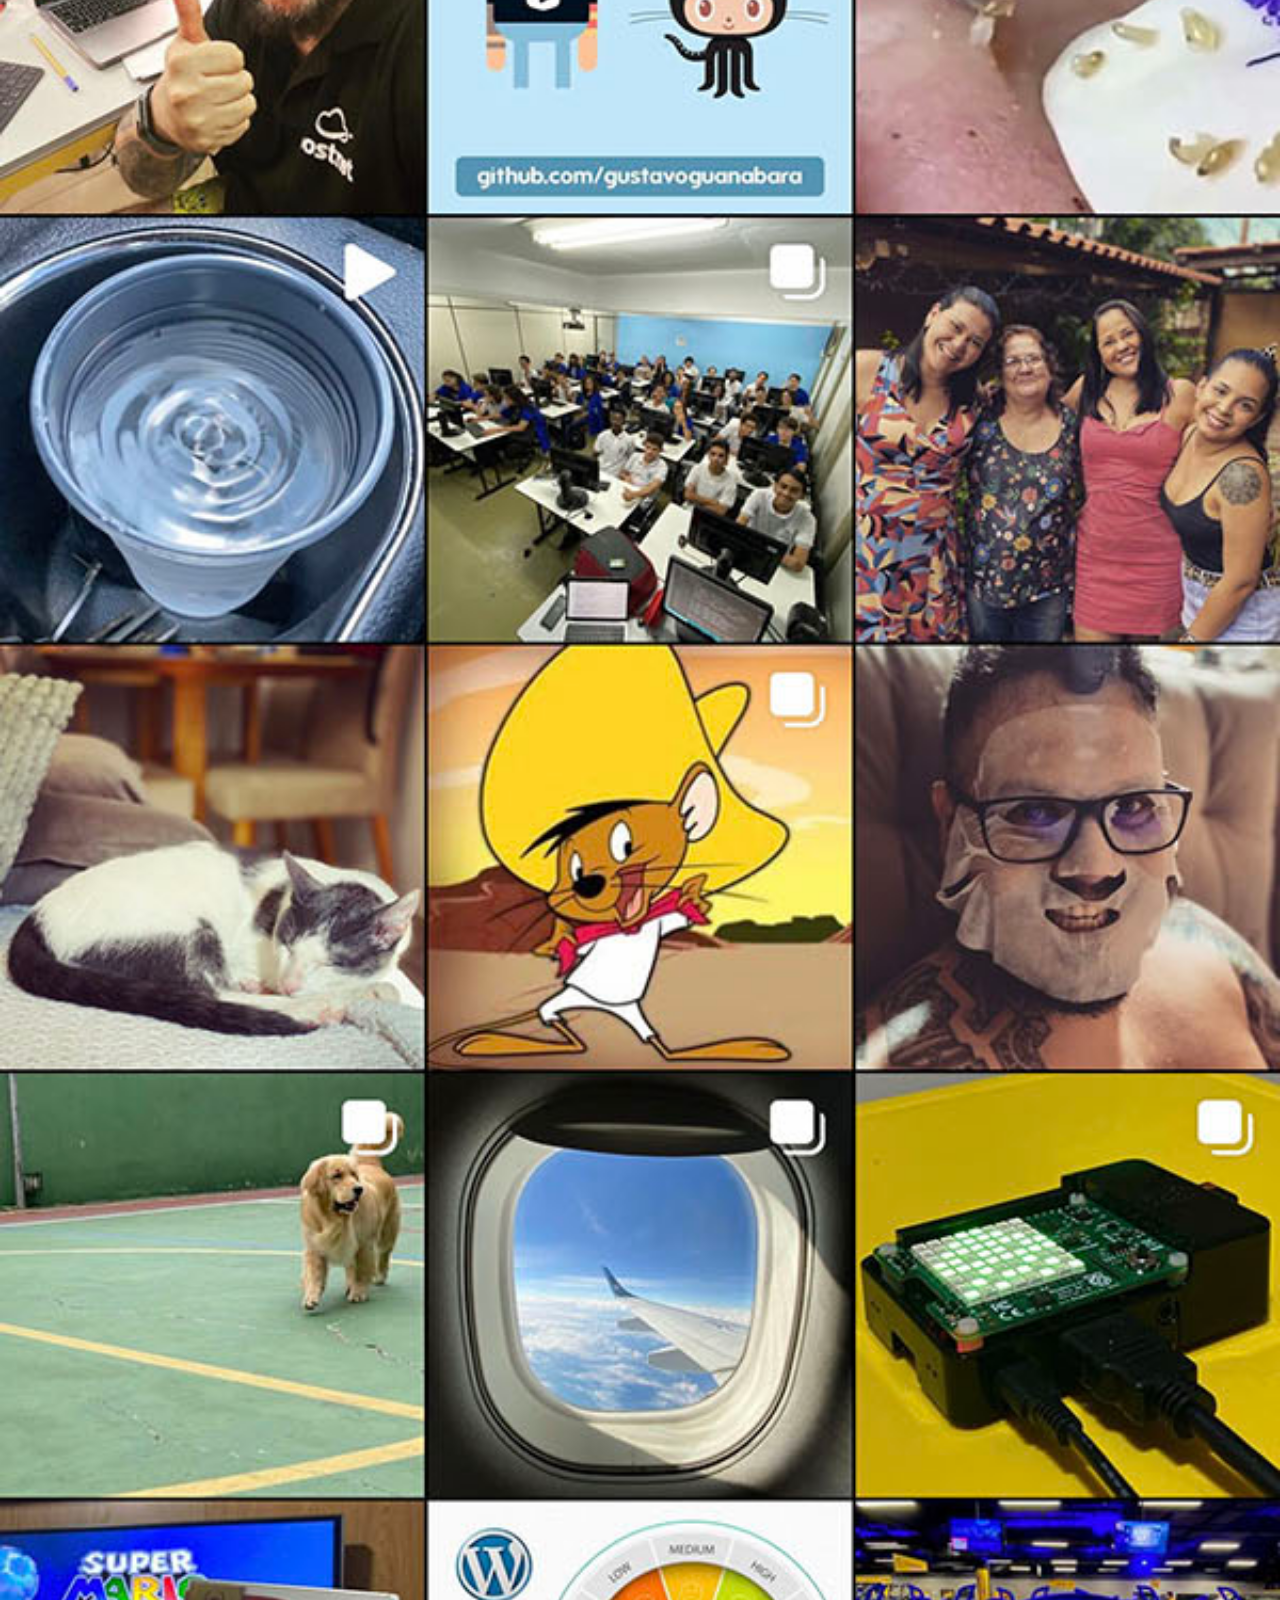
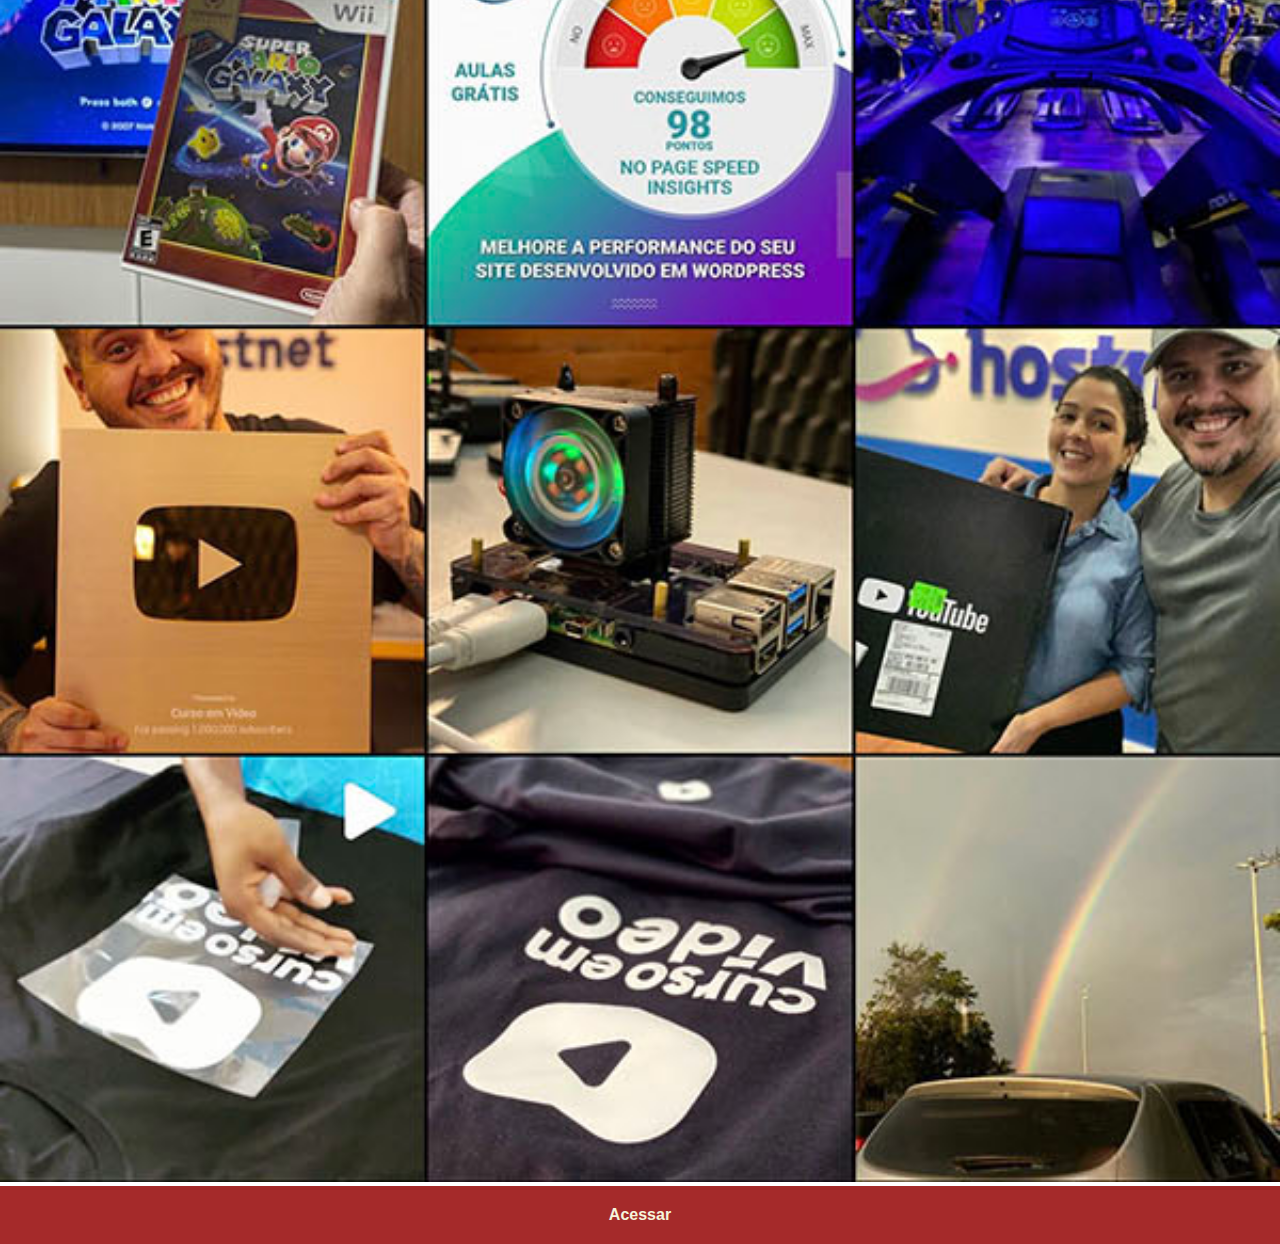
<file: instagram.html>
<!DOCTYPE html>
<html lang="pt-br">
<head>
    <meta charset="UTF-8">
    <meta name="viewport" content="width=device-width, initial-scale=1.0">
    <title>Instagram</title>
    <style>
            * {
            margin: 0px;
            padding: 0%;
            font-family: Arial, Helvetica, sans-serif;
        }
        ::-wektit-scrollbar {
            width:0px;
            height:0px;
        }
        img {
            width: 100vw;

        }
        a {
            display: block;
            background-color: brown;
            color: beige;
            padding: 20px;
            text-align: center;
            font-weight: bolder;
            text-decoration  :none;
        }



    </style>
</head>
<body>
    <img src="imagens/tela-instagram.jpg" alt="Instagram">
    <a href="https://www.instagram.com/gustavoguanabara/" target="_blank">Acessar</a>
    
</body>
</html>
</file>
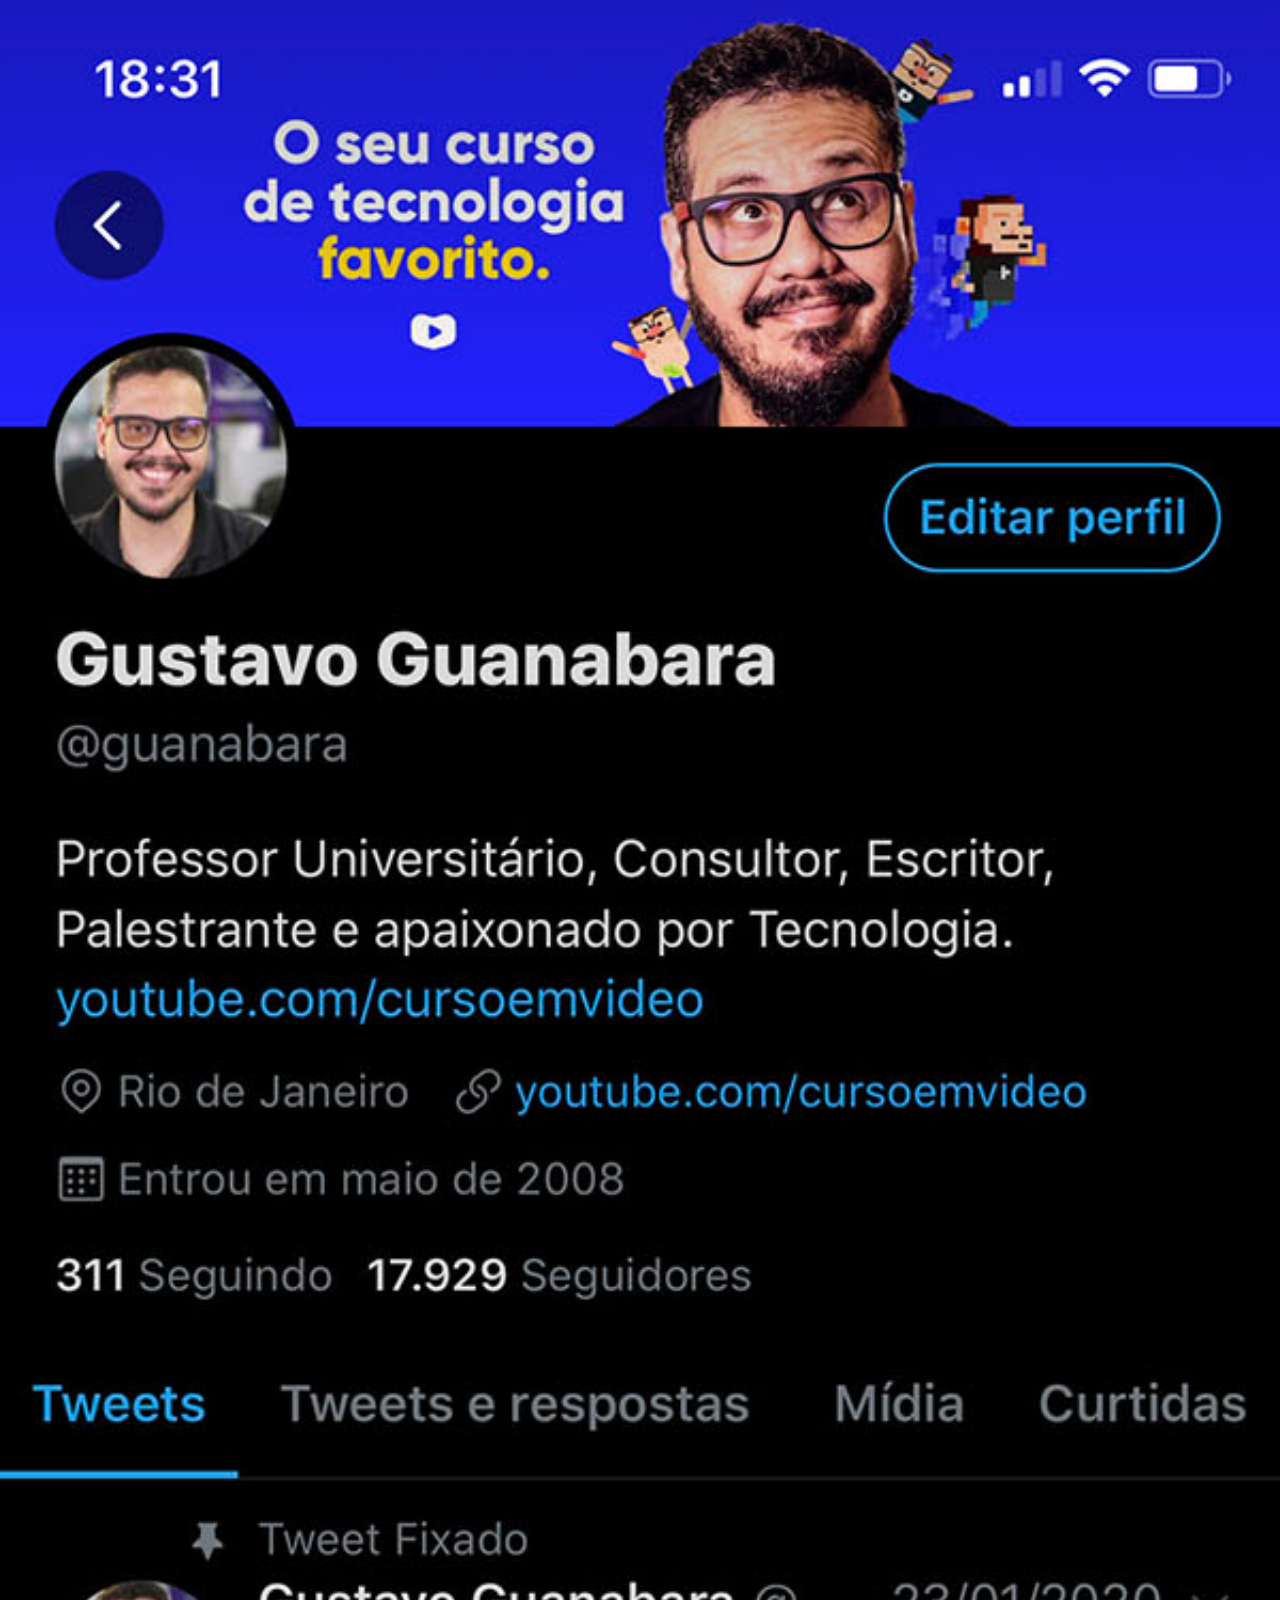
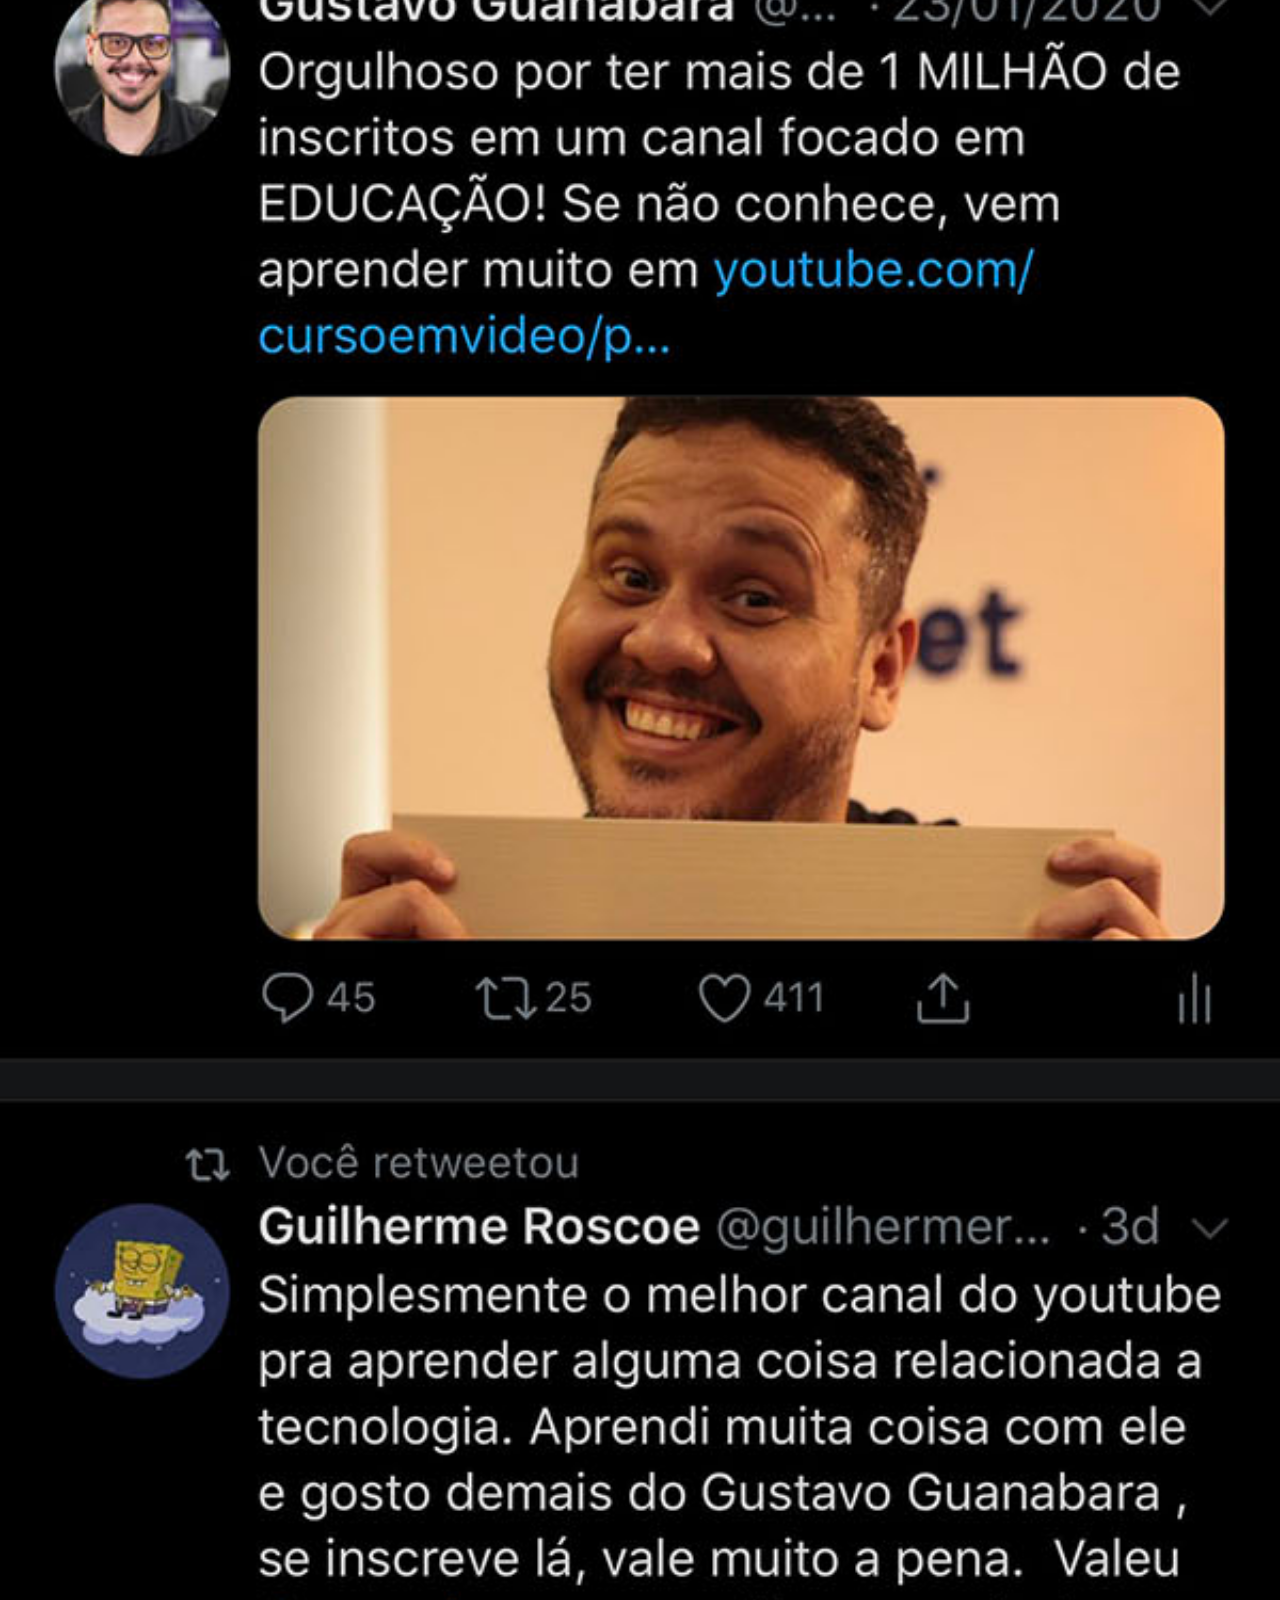
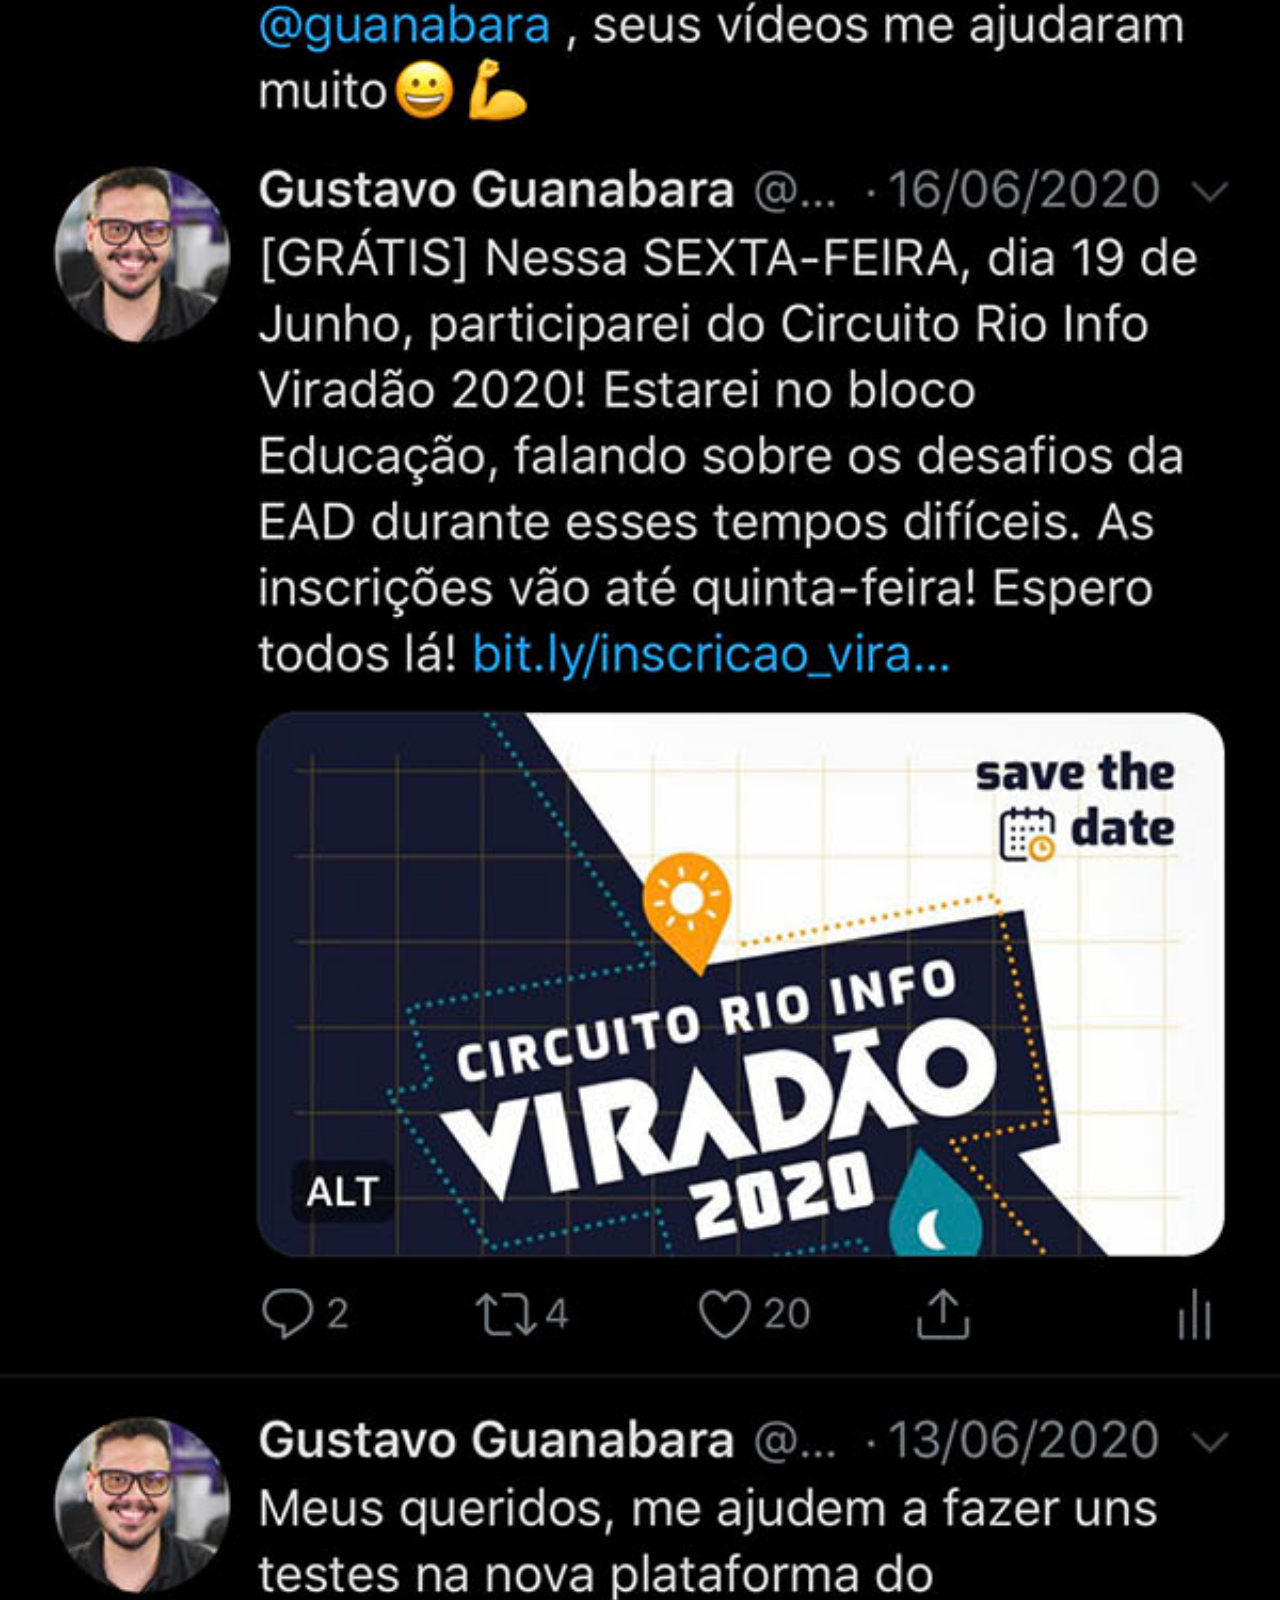
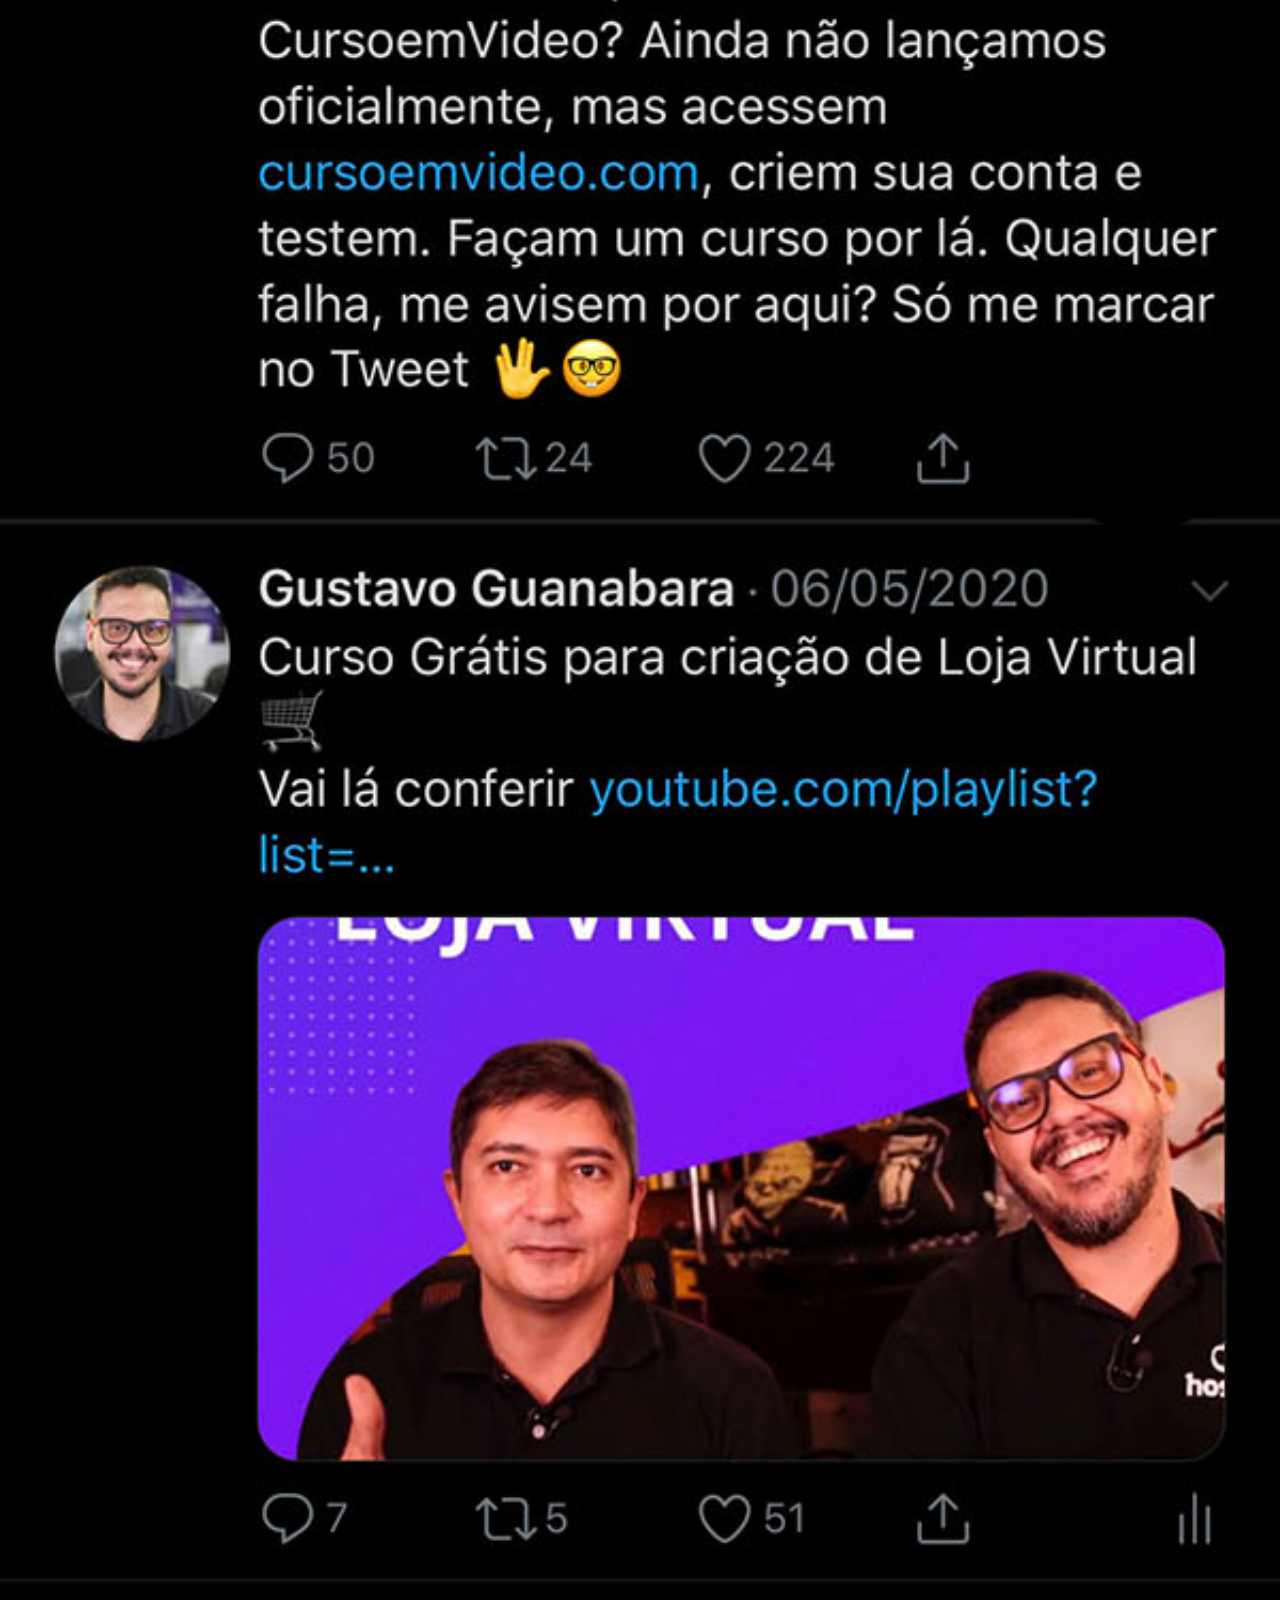
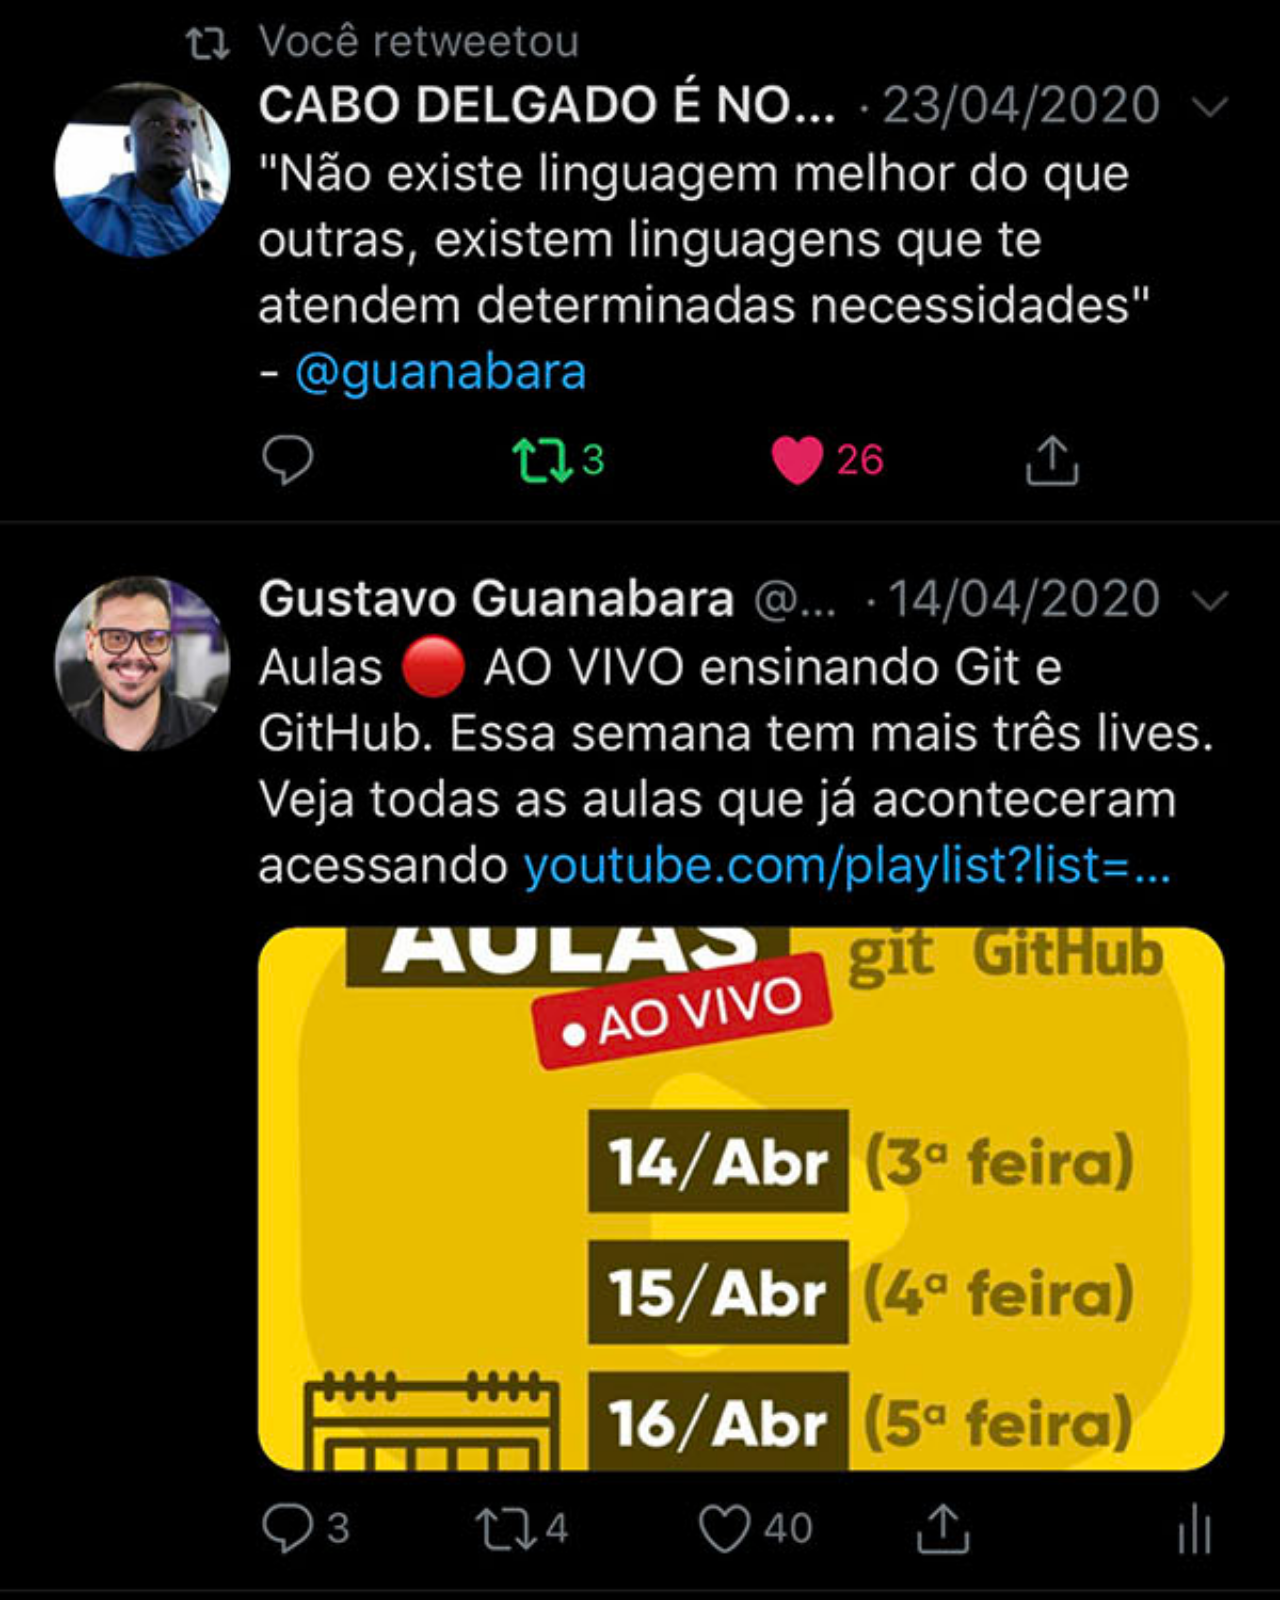
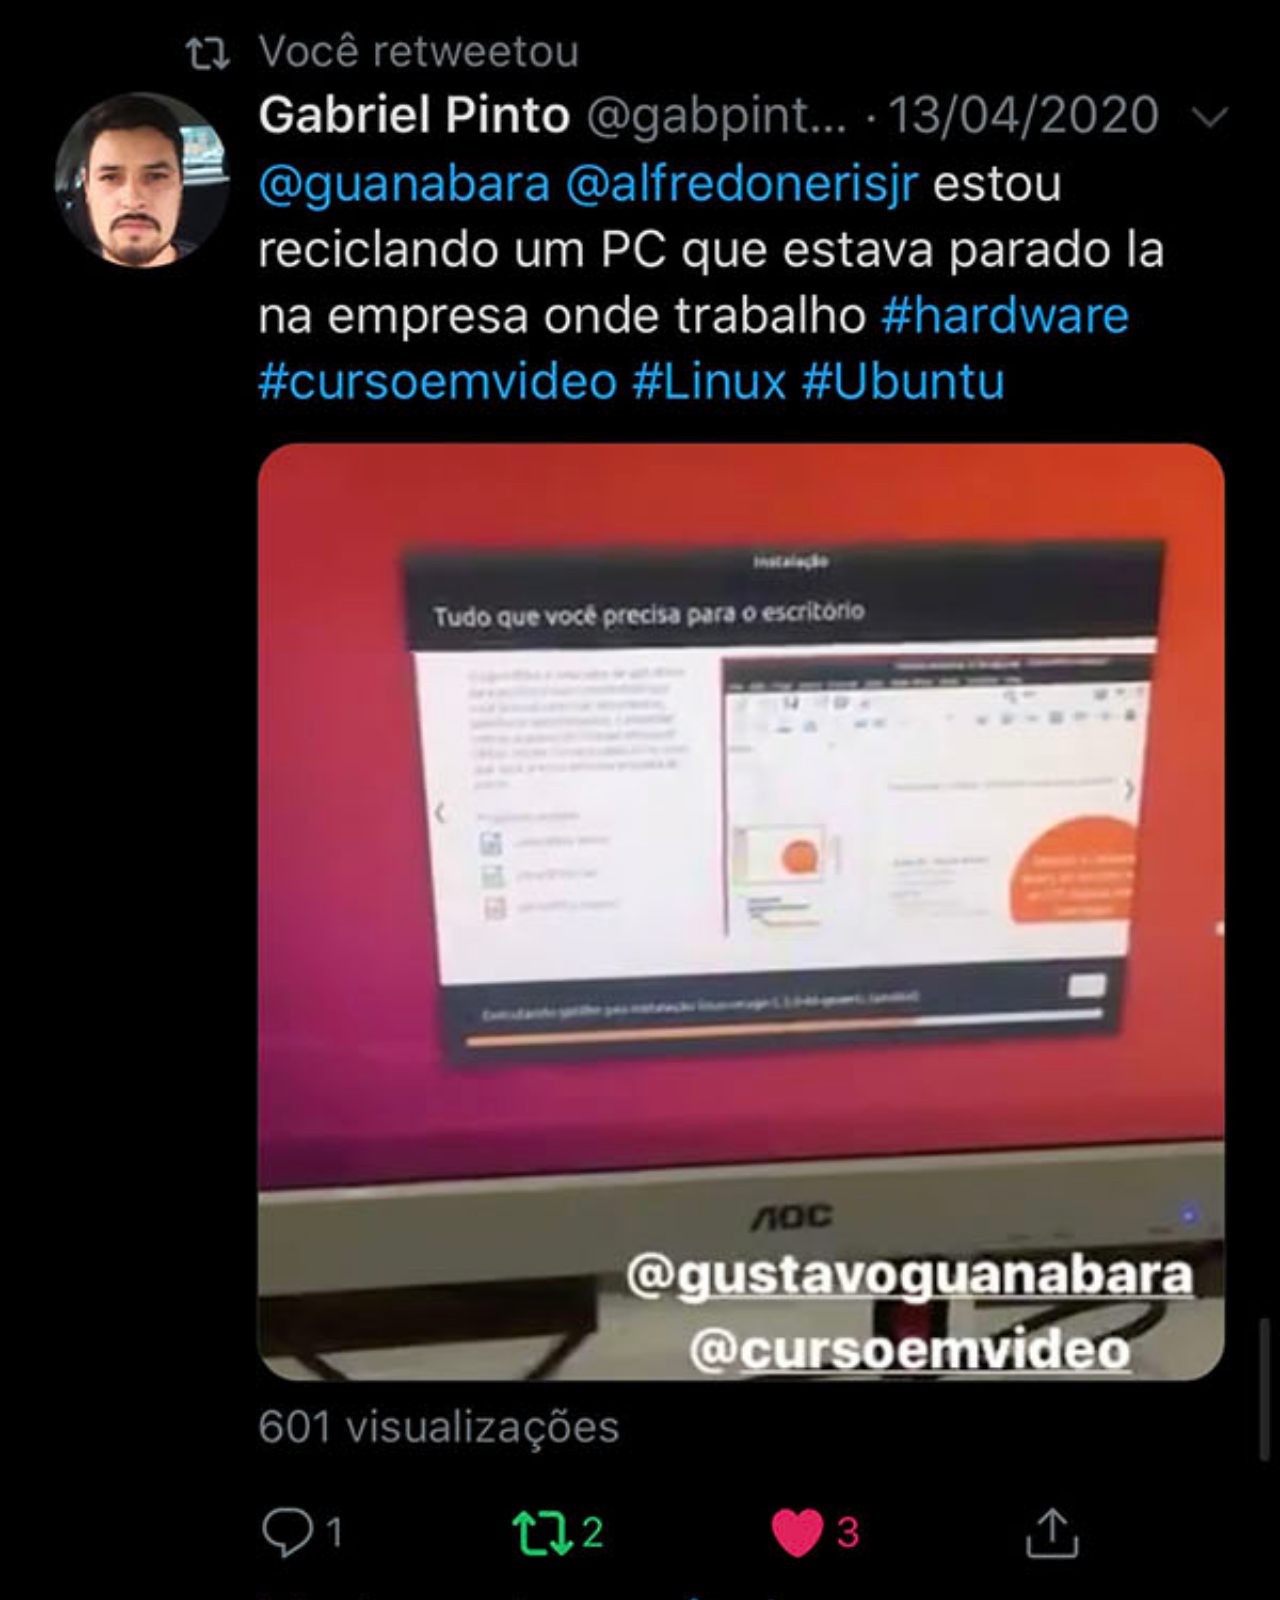
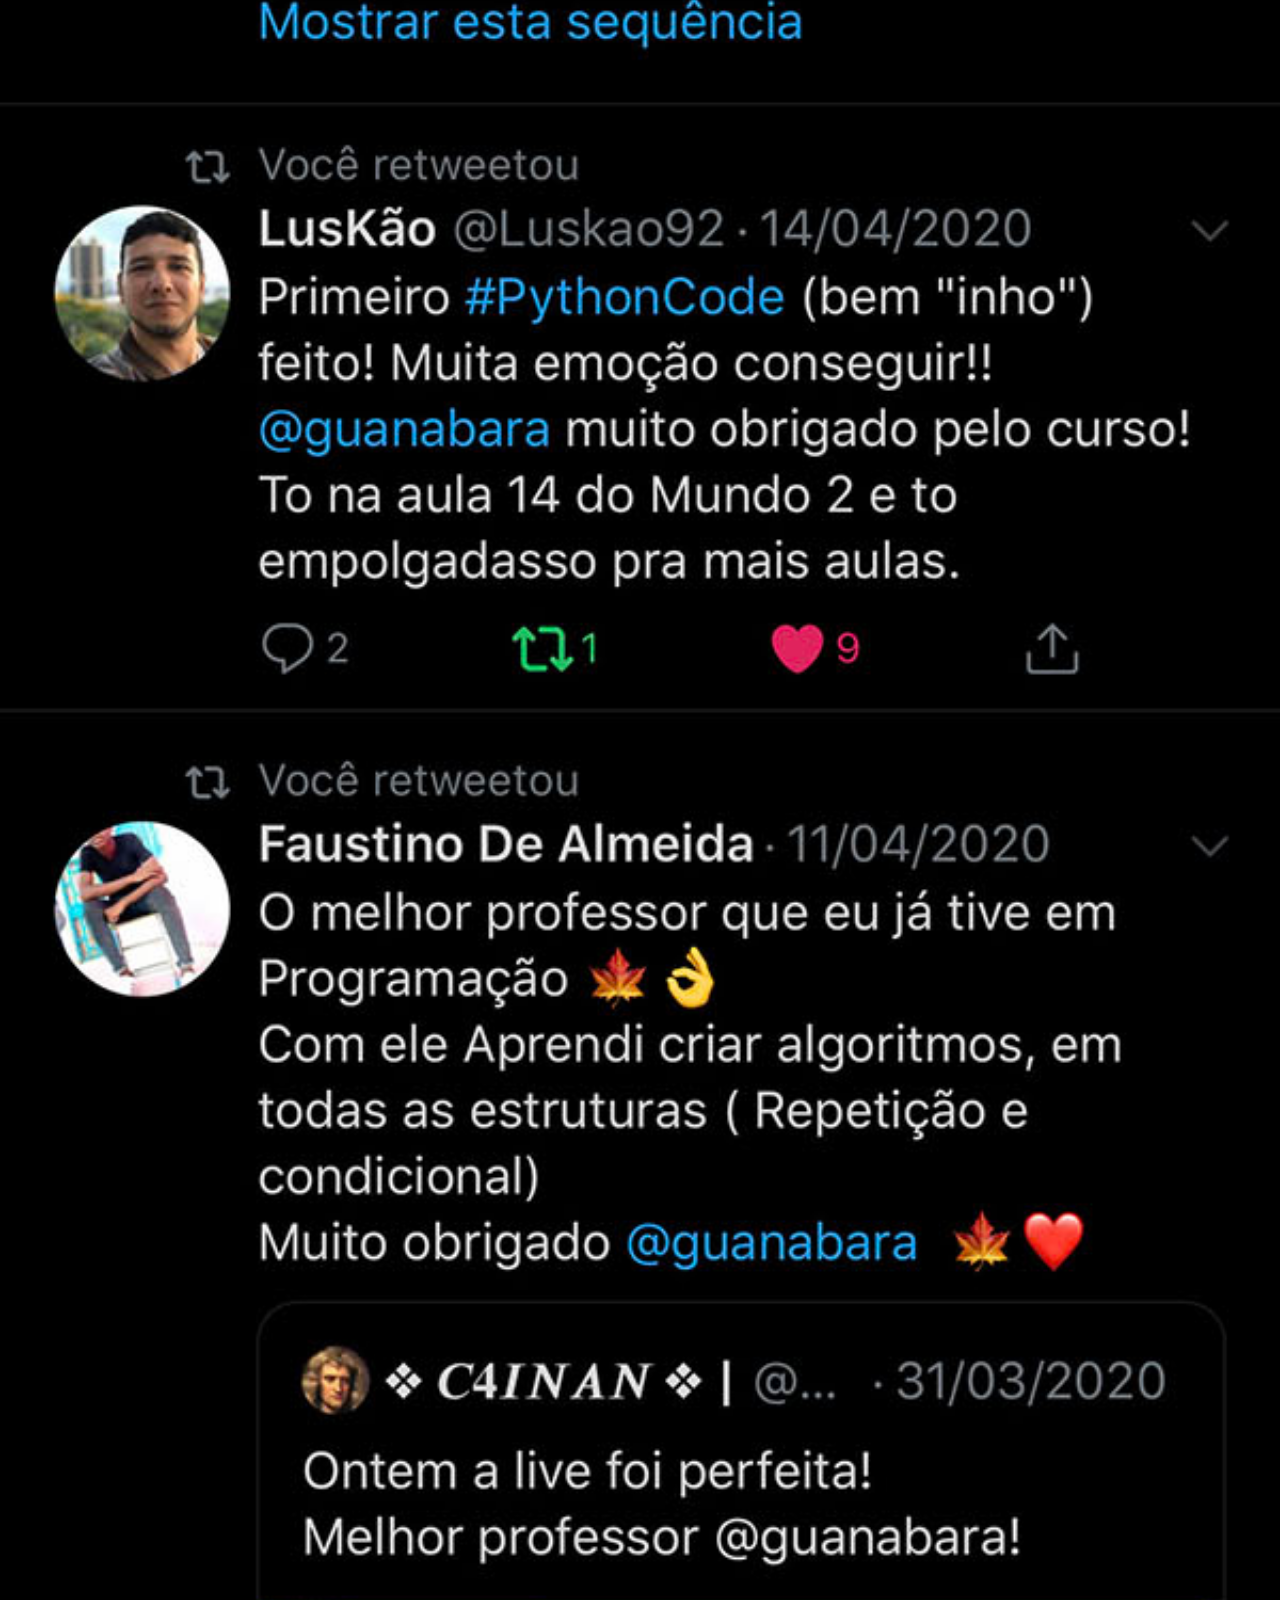
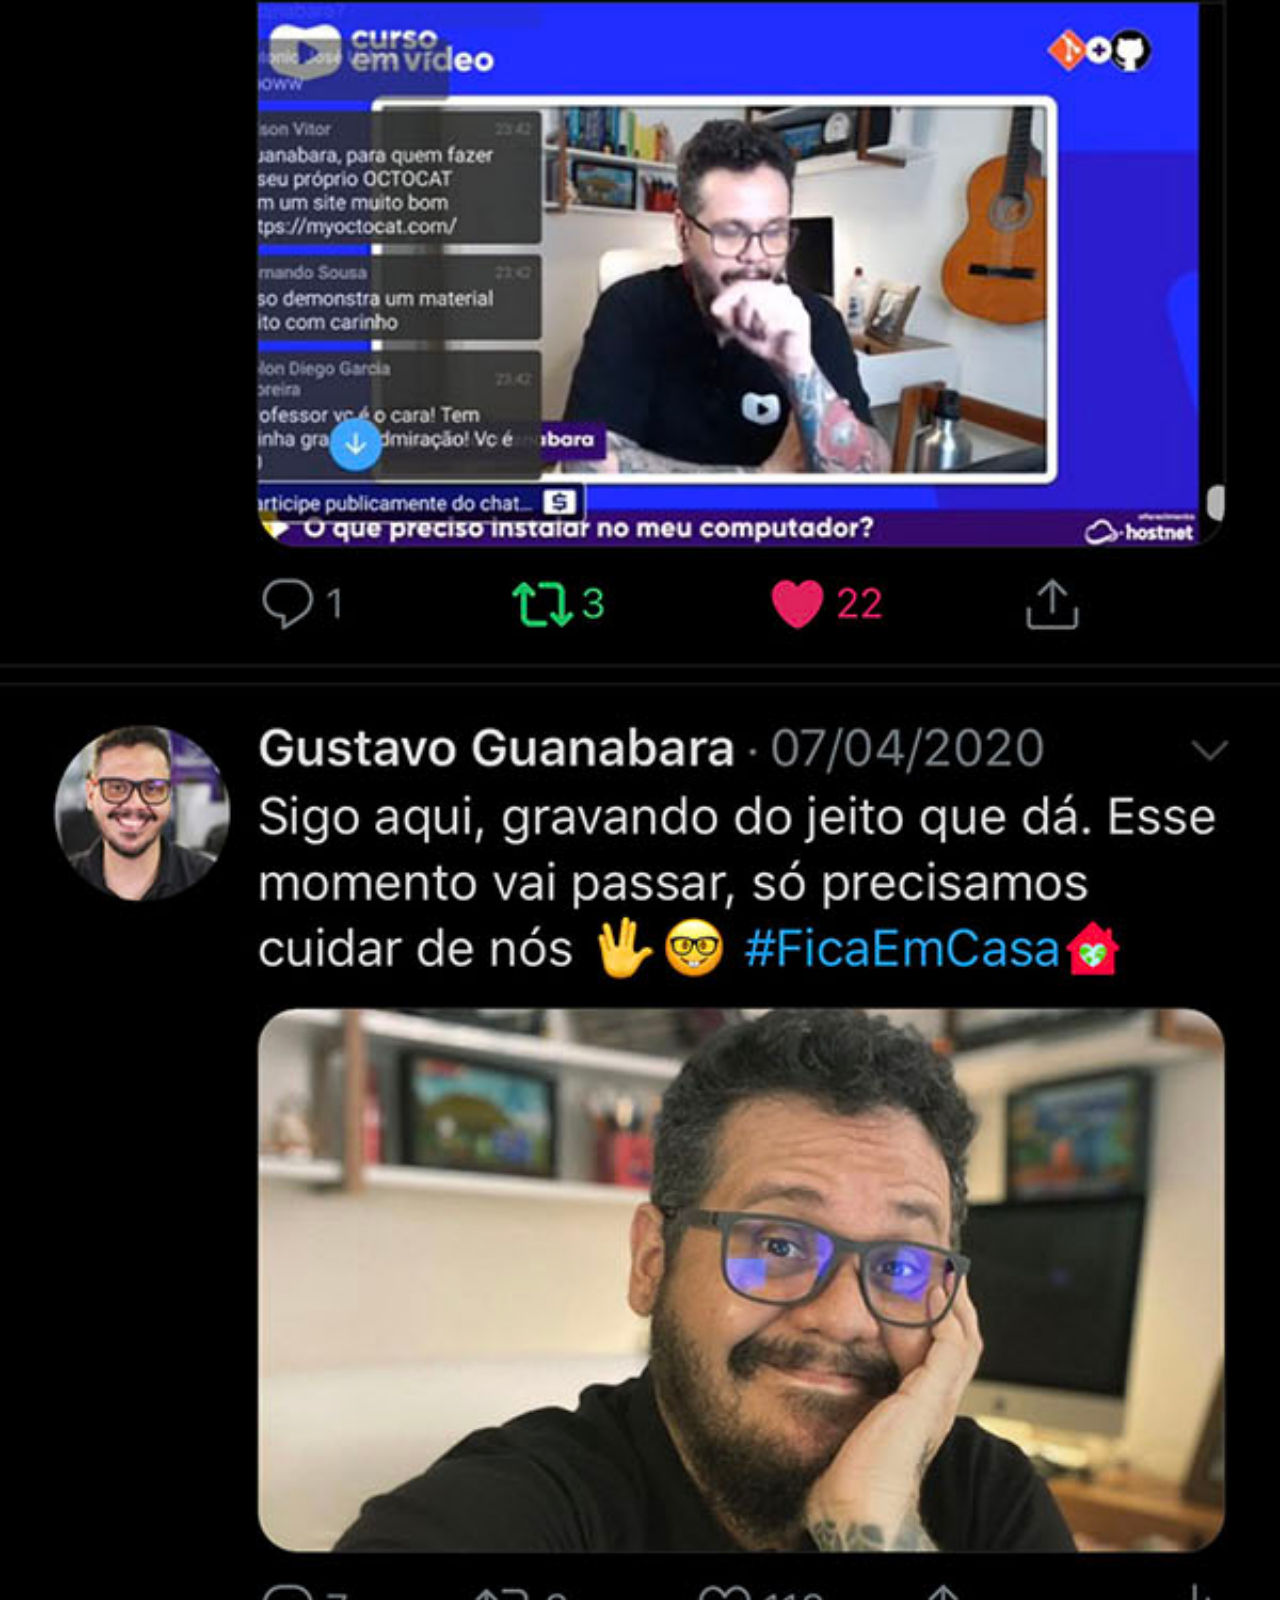
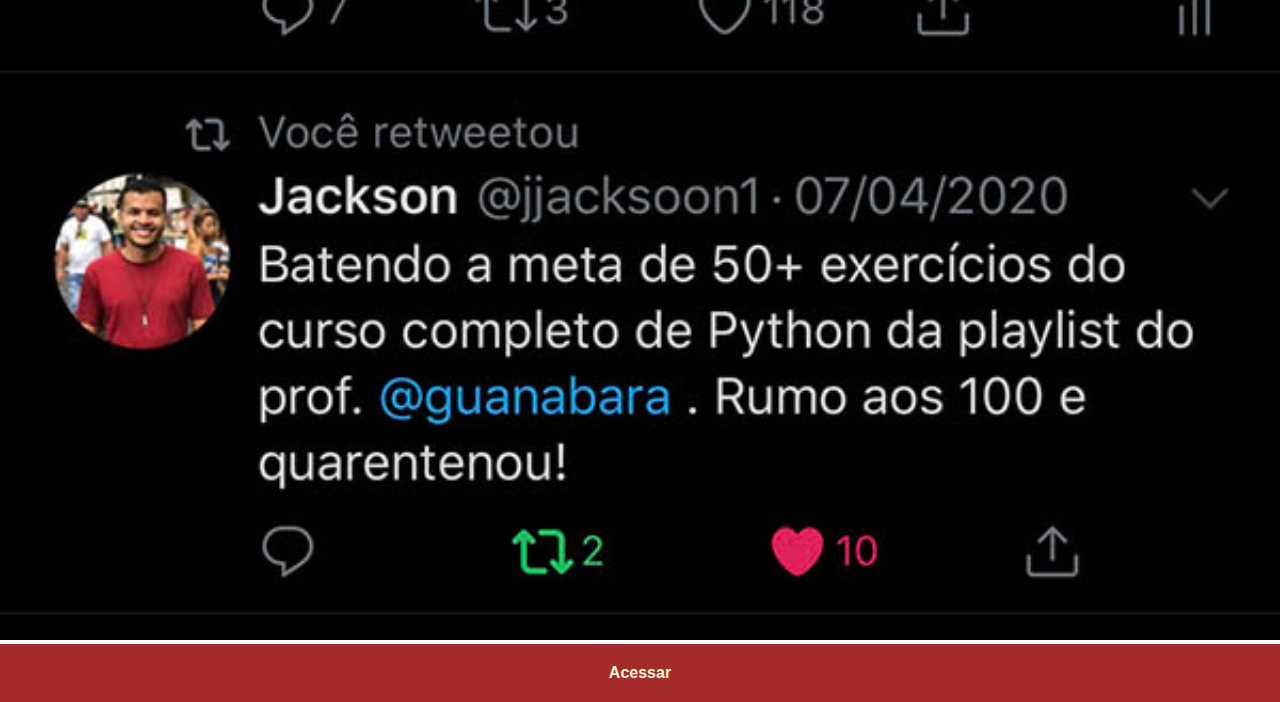
<file: twitter.html>
<!DOCTYPE html>
<html lang="pt-br">
<head>
    <meta charset="UTF-8">
    <meta name="viewport" content="width=device-width, initial-scale=1.0">
    <title>twitter</title>
    <style>
        * {
            margin: 0px;
            padding: 0%;
            font-family: Arial, Helvetica, sans-serif;
        }
        ::-wektit-scrollbar {
            width:0px;
            height:0px;
        }
        img {
            width: 100vw;

        }
        a {
            display: block;
            background-color: brown;
            color: beige;
            padding: 20px;
            text-align: center;
            font-weight:bolder ;
            text-decoration: none;
        }

    </style>
</head>
<body>
    <img src="imagens/tela-twitter.jpg" alt="twitter">
    <a href="https://twitter.com/guanabara" target="_blank">Acessar</a>
</file>
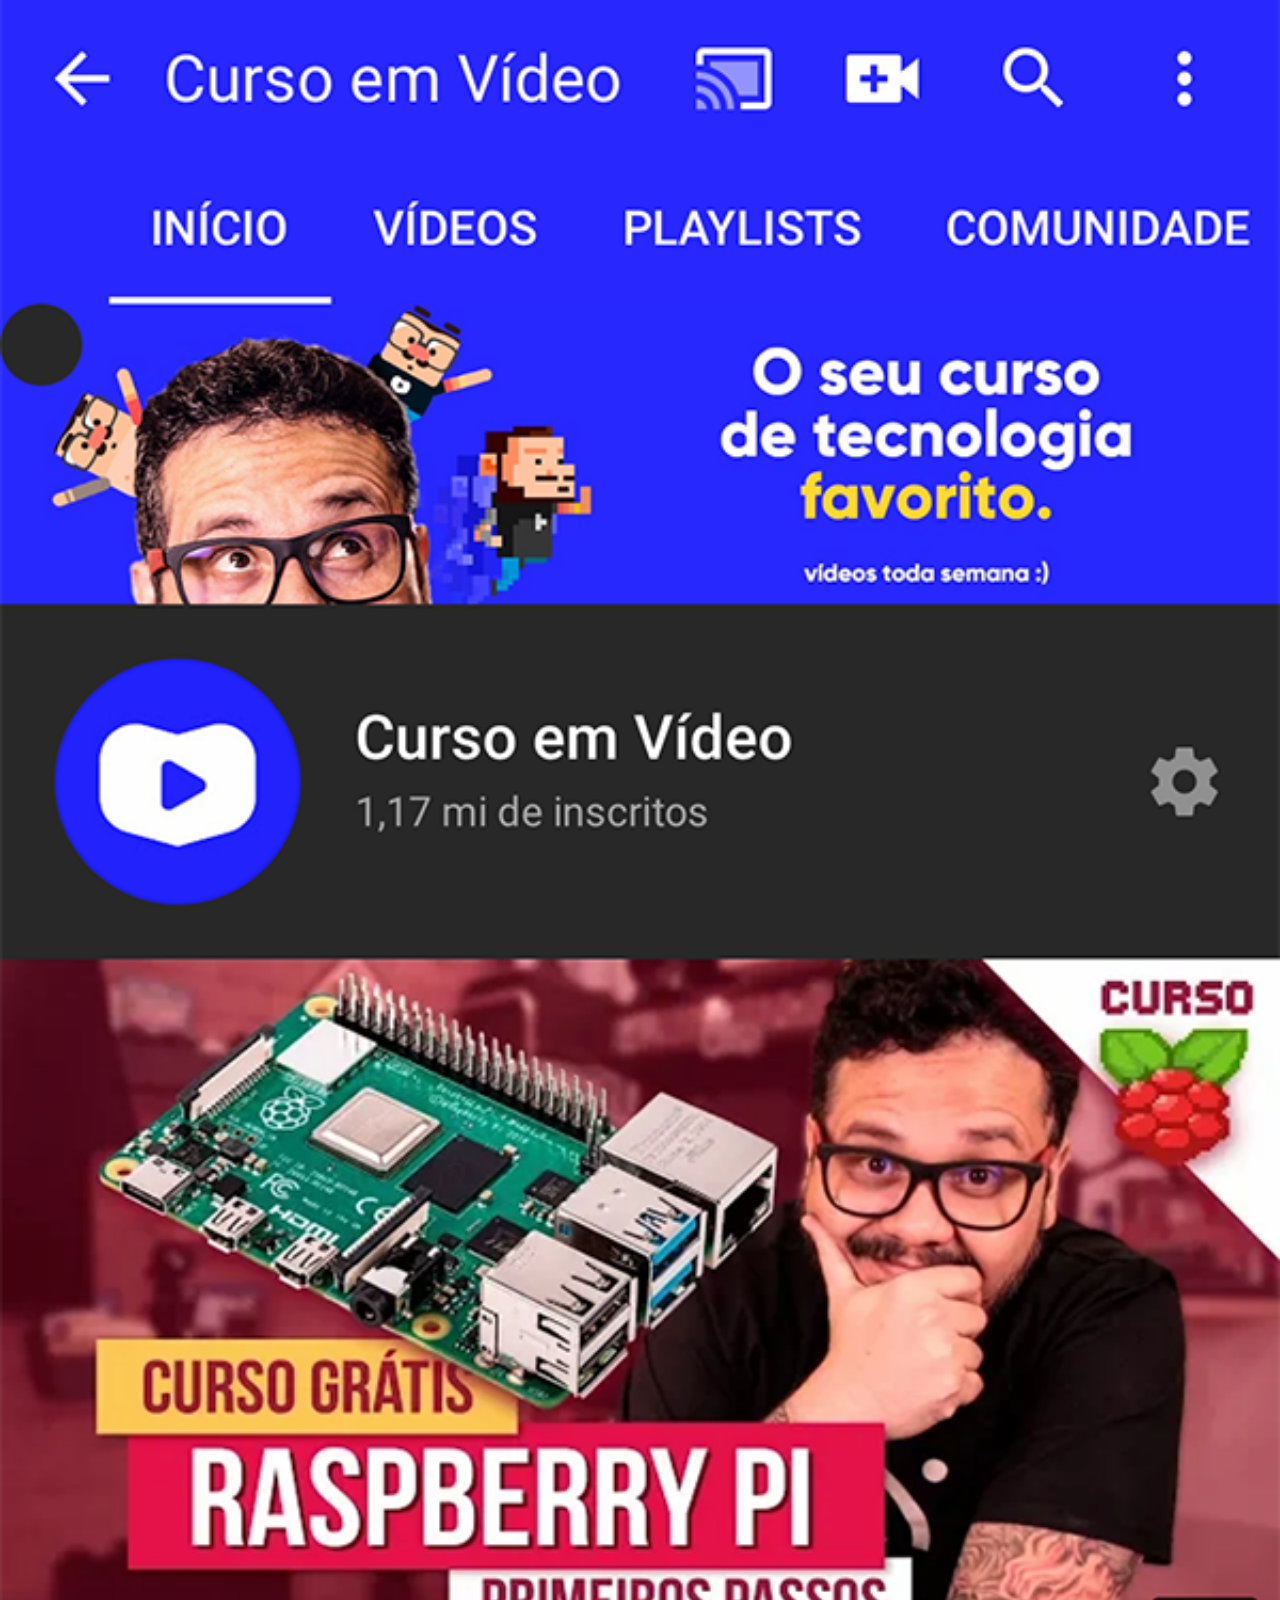
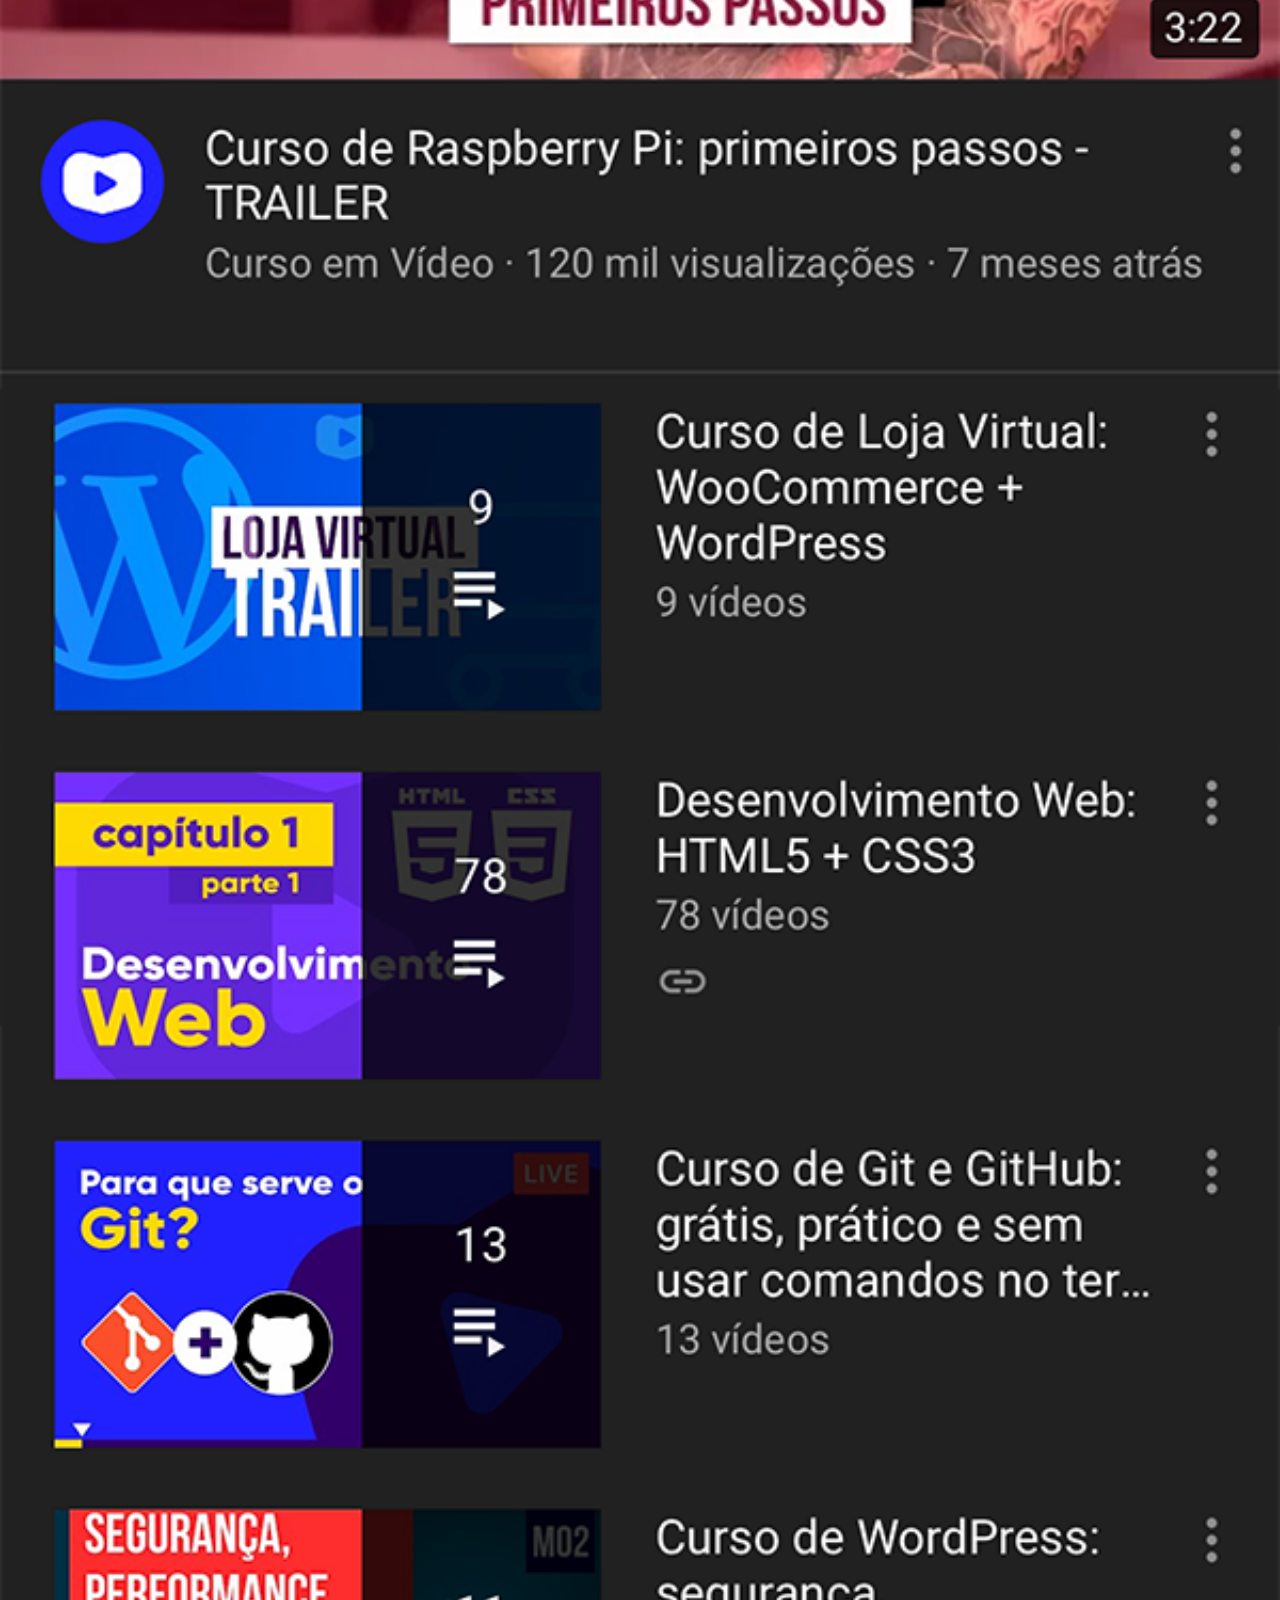
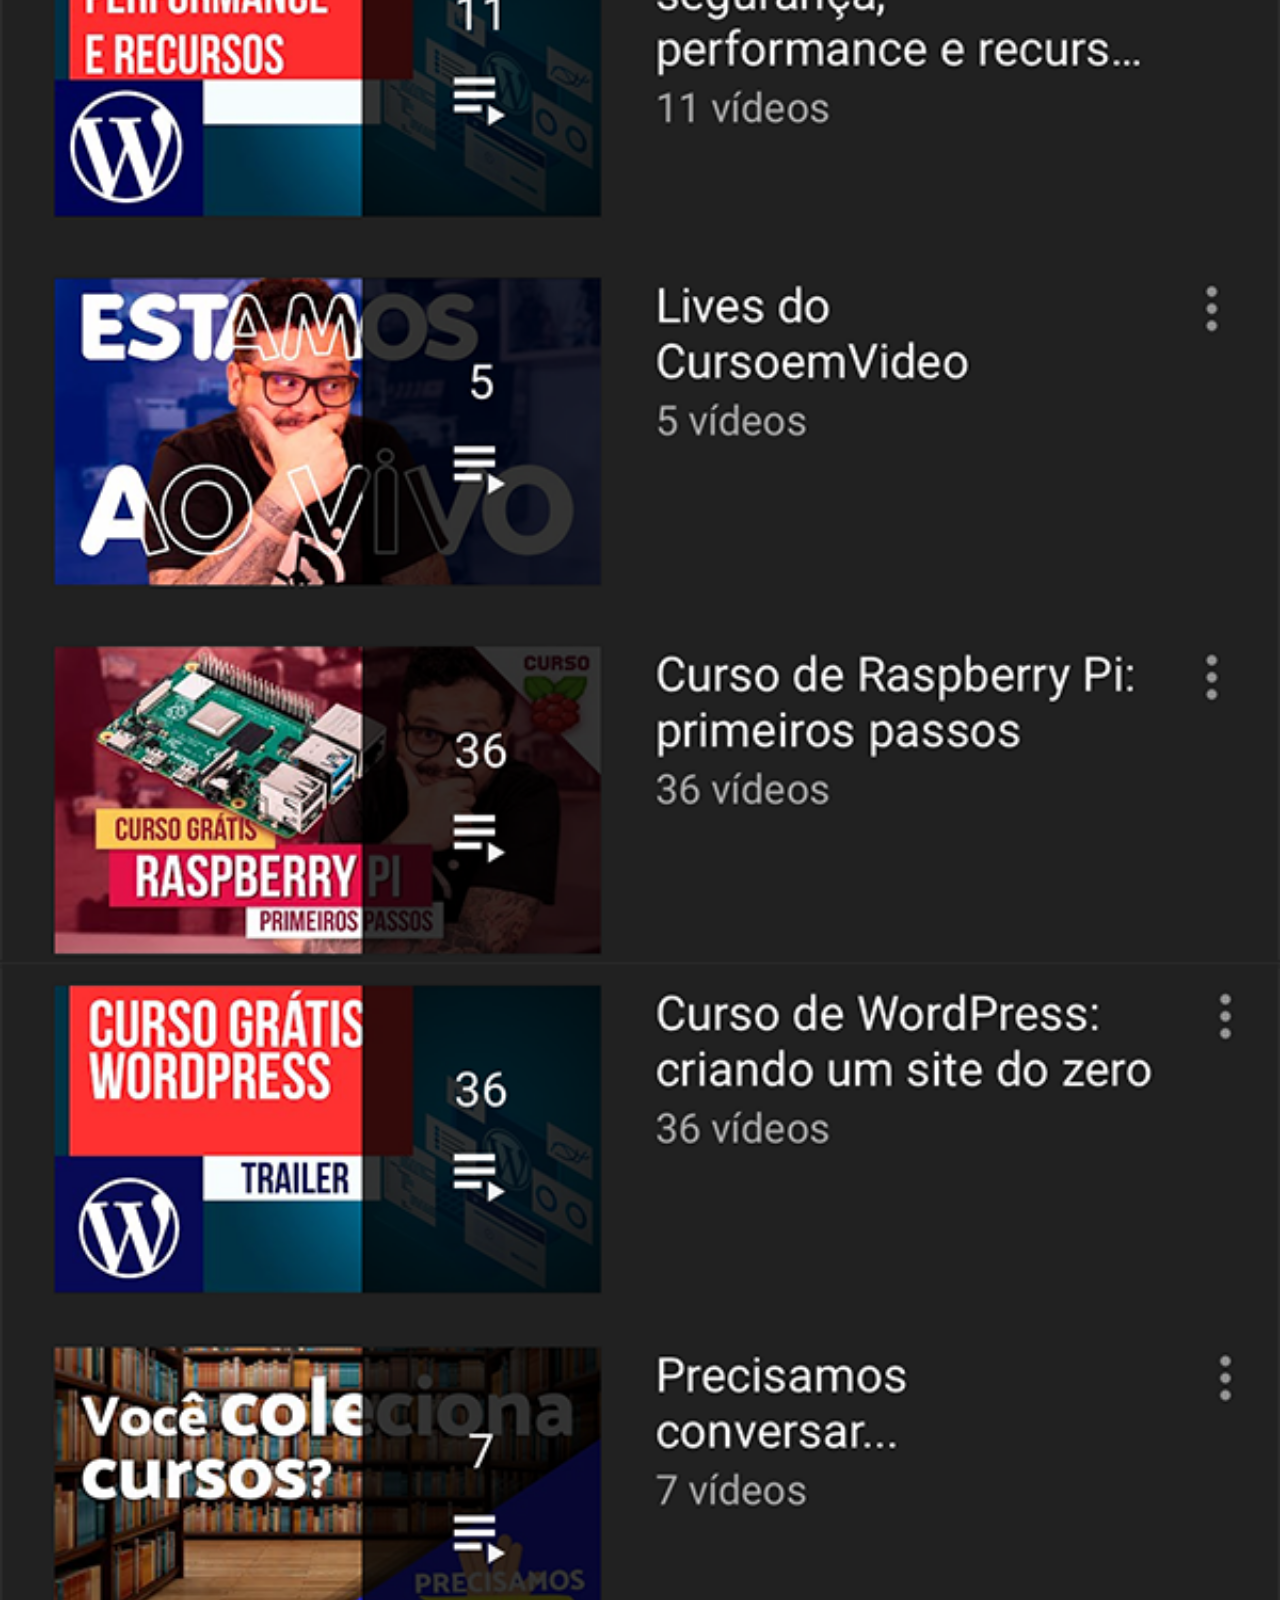
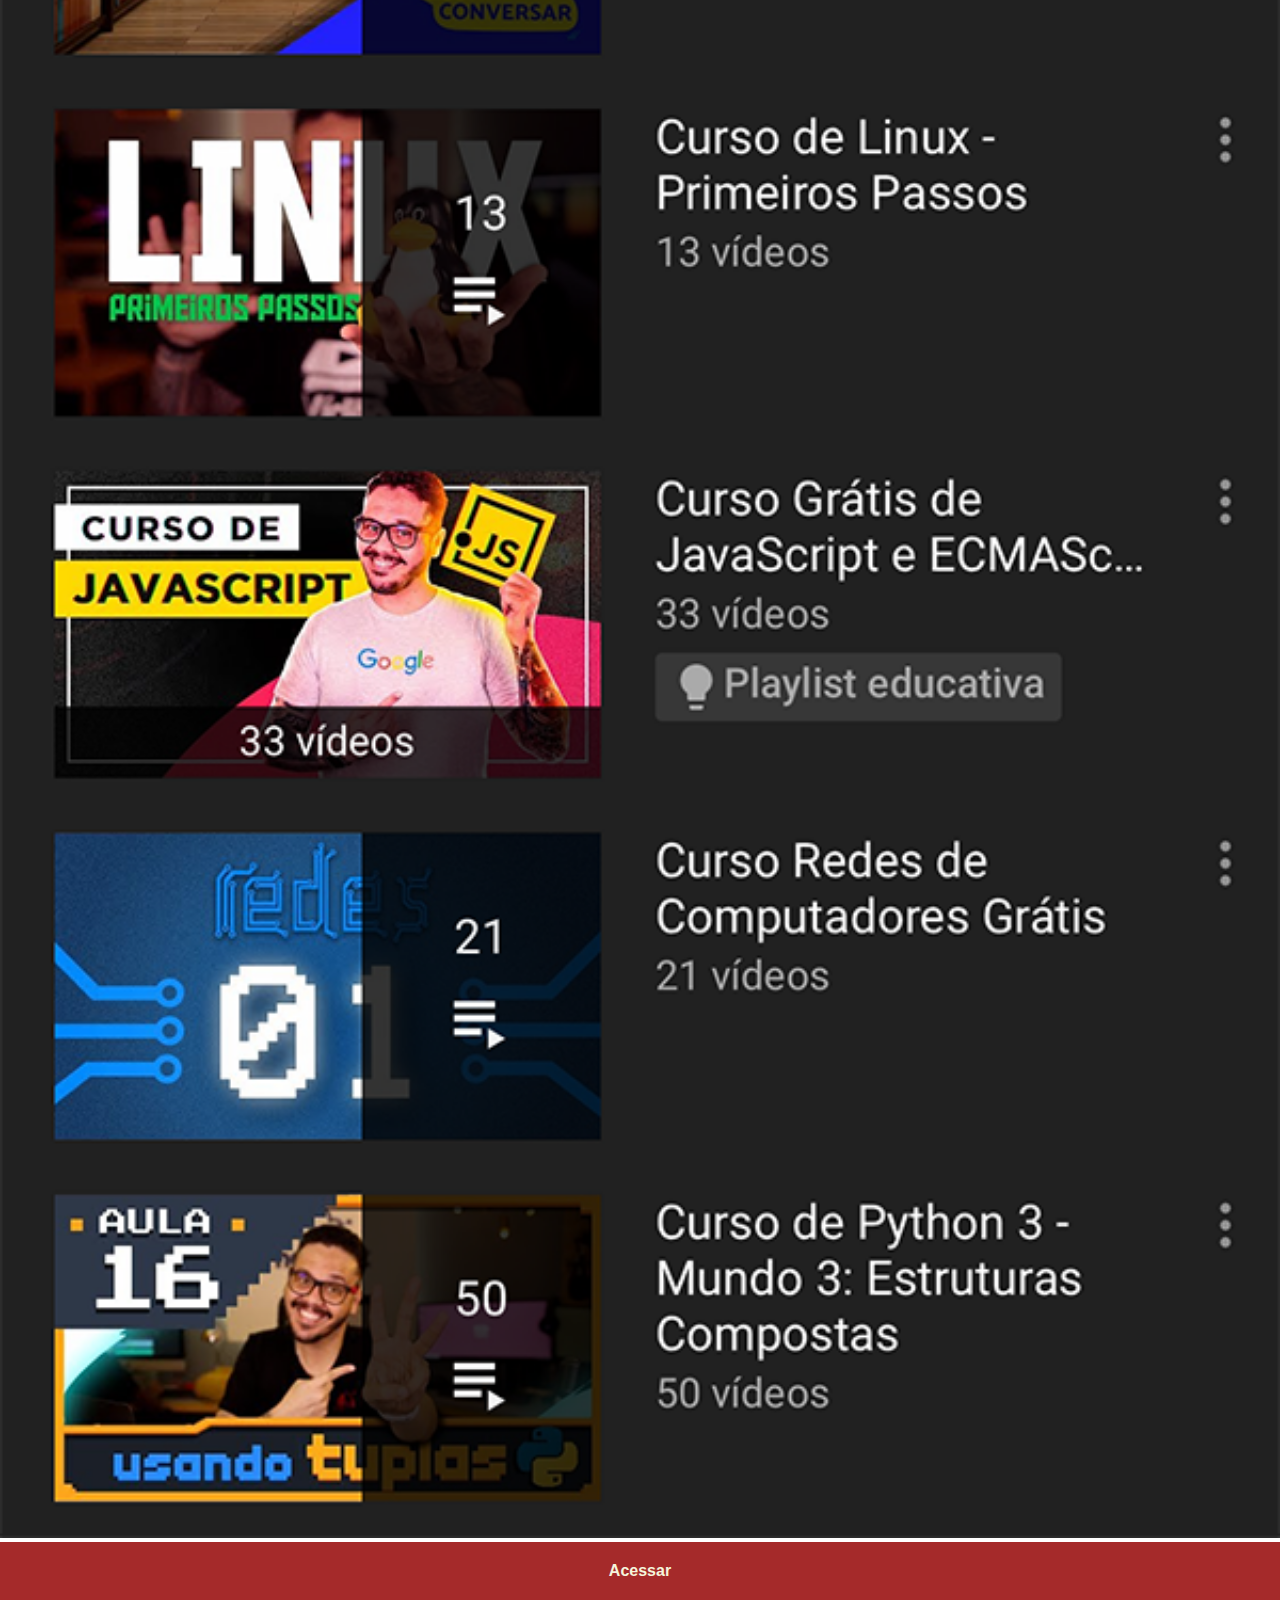
<file: youtube.html>
<!DOCTYPE html>
<html lang="pt-br">
<head>
    <meta charset="UTF-8">
    <meta name="viewport" content="width=device-width, initial-scale=1.0">
    <title>Youtube</title>
    <style>
        * {
            margin: 0px;
            padding: 0%;
            font-family: Arial, Helvetica, sans-serif;
        }
        ::-wektit-scrollbar {
            width:0px;
            height:0px;
        }
        img {
            width: 100vw;

        }
        a {
            display: block;
            background-color: brown;
            color: beige;
            padding: 20px;
            text-align: center;
            font-weight: bolder;
            text-decoration  :none;
        }

    </style>
</head>
<body>
    <img src="imagens/tela-youtube.png" alt="Youtube">
    <a href="https://www.youtube.com/@CursoemVideo" target="_blank">Acessar</a>

    
</body>
</html>
</file>
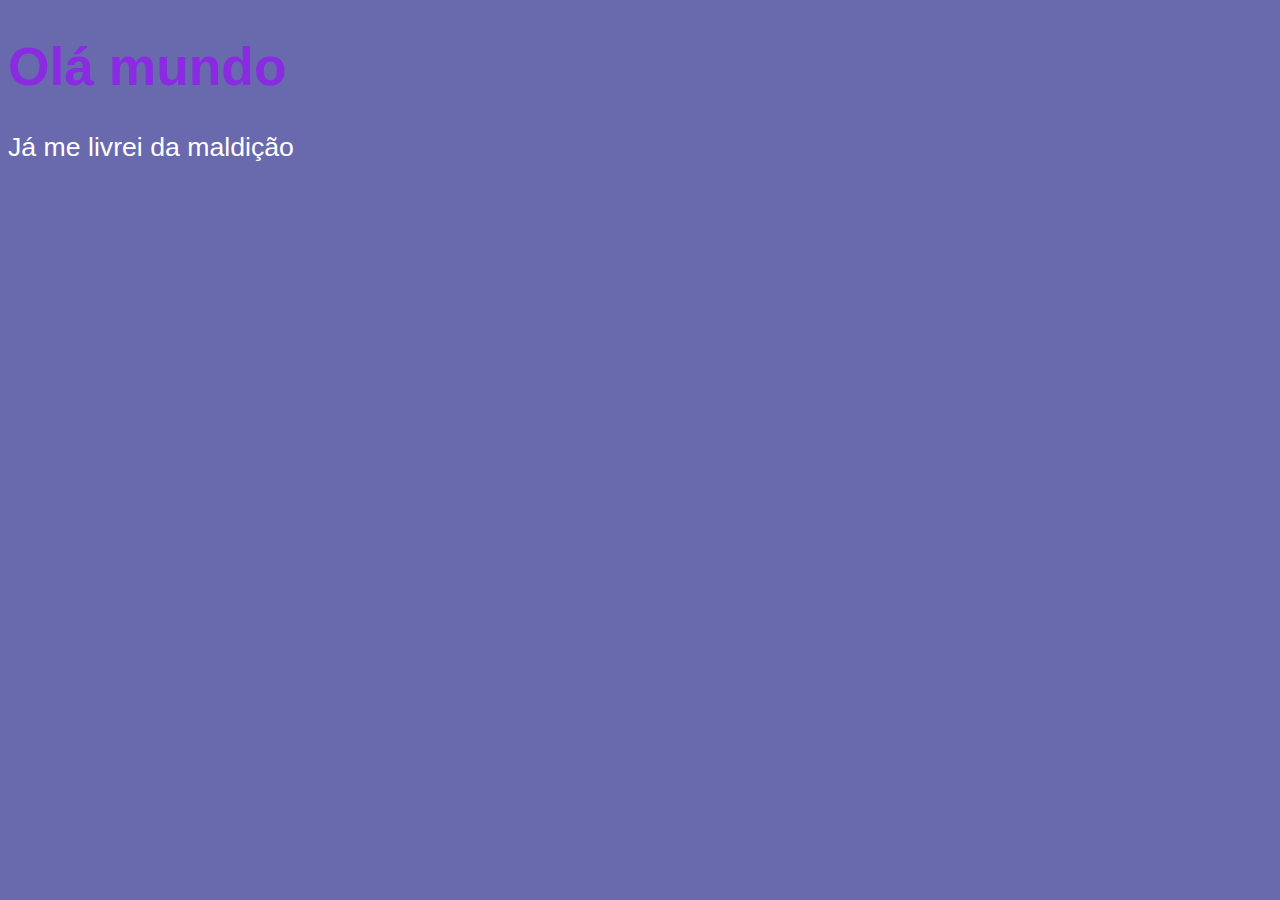
<file: curso.hs/ex001.html>
<!DOCTYPE html>
<html lang="pt-br">
<head>
    <meta charset="UTF-8">
    <meta name="viewport" content="width=device-width, initial-scale=1.0">
    <title>Meu primeiro programa</title>
    <style>
        body {
            background-color: rgb(105,105, 173);
            color: white;
            font: normal 20pt Arial;
        }
        h1 {
            color: blueviolet;
        }
    </style>
</head>
<body>
    <h1>Olá mundo</h1>
    <p>Já me livrei da maldição</p>
    <script>
        
       window.alert ('Minha primeira mensagem')
       window.confirm ('Está gostando de JS?')//Janela com o botão ok e cancelar
       window.prompt ('Qual é seu nome ?') //Vai perguntar o nome...)
       
    </script>
    
</body>
</html>
</file>
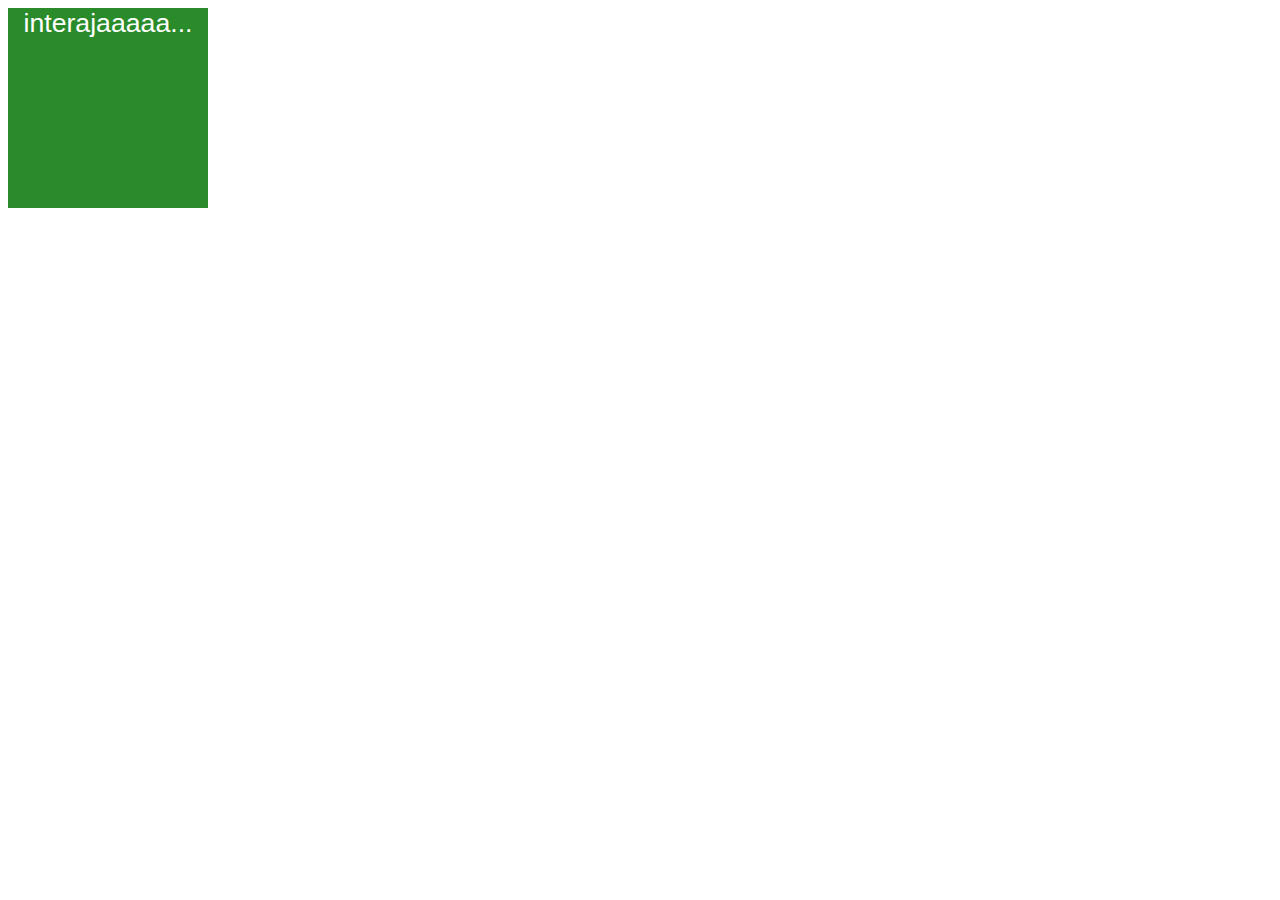
<file: aula.04/aula06.html/exe001.html>
<!DOCTYPE html>
<html lang="pt-br">
<head>
    <meta charset="UTF-8">
    <meta name="viewport" content="width=device-width, initial-scale=1.0">
    <meta http-equiv="X -UA-Compatible" content="ie=edge">
    <title>Eventos DOM</title>
    <style>
      div#area {
        font: normal 20pt Arial;
        background: rgb(42, 139, 42);
        color: white;
        width: 200px;
        height: 200px;
        text-align: center;
    
      }
    </style>
    
</head>
<body>
    <div id="area" onclick="clicar ()" onmouseenter="entrar">
        interajaaaaa...
    </div>


    <script>
        var a= window.document.getElementById('área')

        function clicar () {
            a.innerText = 'Clicou!'

        }
        function entrar () {
            a.innerText = 'Entrou!'

        }
        function sair () {
            a.innerText= 'Sair!'
        }

    </script>
</body>
</html>
</file>
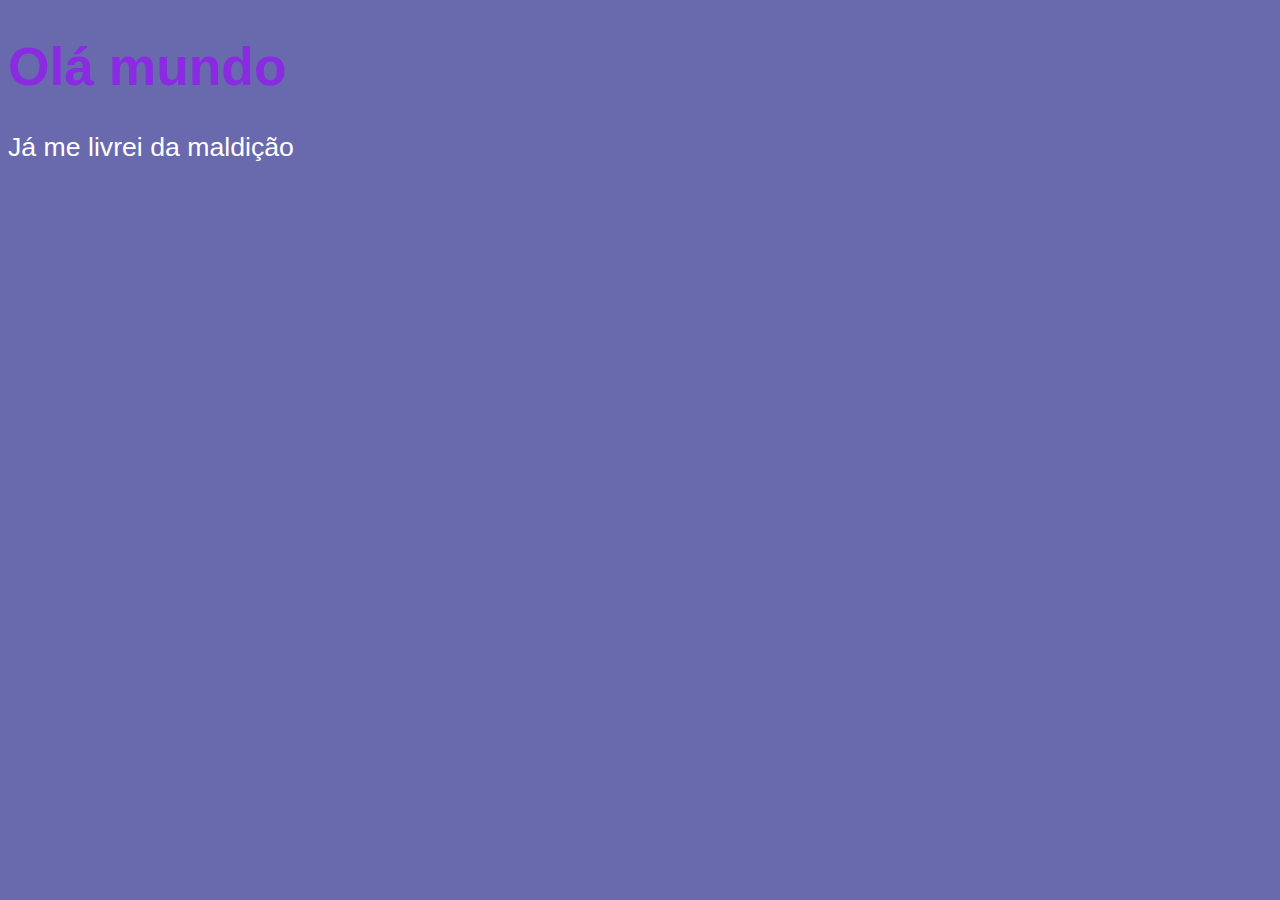
<file: aula.04/aula06.html/exe002.html>
<!DOCTYPE html>
<html lang="pt-br">
<head>
    <meta charset="UTF-8">
    <meta name="viewport" content="width=device-width, initial-scale=1.0">
    <title>Meu primeiro programa....</title>
    <style>
        body {
            background-color: rgb(105,105, 173);
            color: white; /*comentario em css */
            font: normal 20pt Arial;
        }
        h1 {
            color: blueviolet;
        }
    </style>
</head>
<body>
    <h1>Olá mundo</h1>
    <p>Já me livrei da maldição</p> <!---Isso so é um comentário-->
    <script>
      var n1=number.parsenInt(window.prompt('Digite um número:' )) // String
      var n1=number.parsenInt(window.prompt('Digite um número:' )) // String
      var S= n1+n2
      window.alert('A soma dos valores é '+ String (s)) //Concatenação
      // (number + number) para adição
      // (string + string) para a concatenação
        
    </script>
    
</body>
</html>
</file>
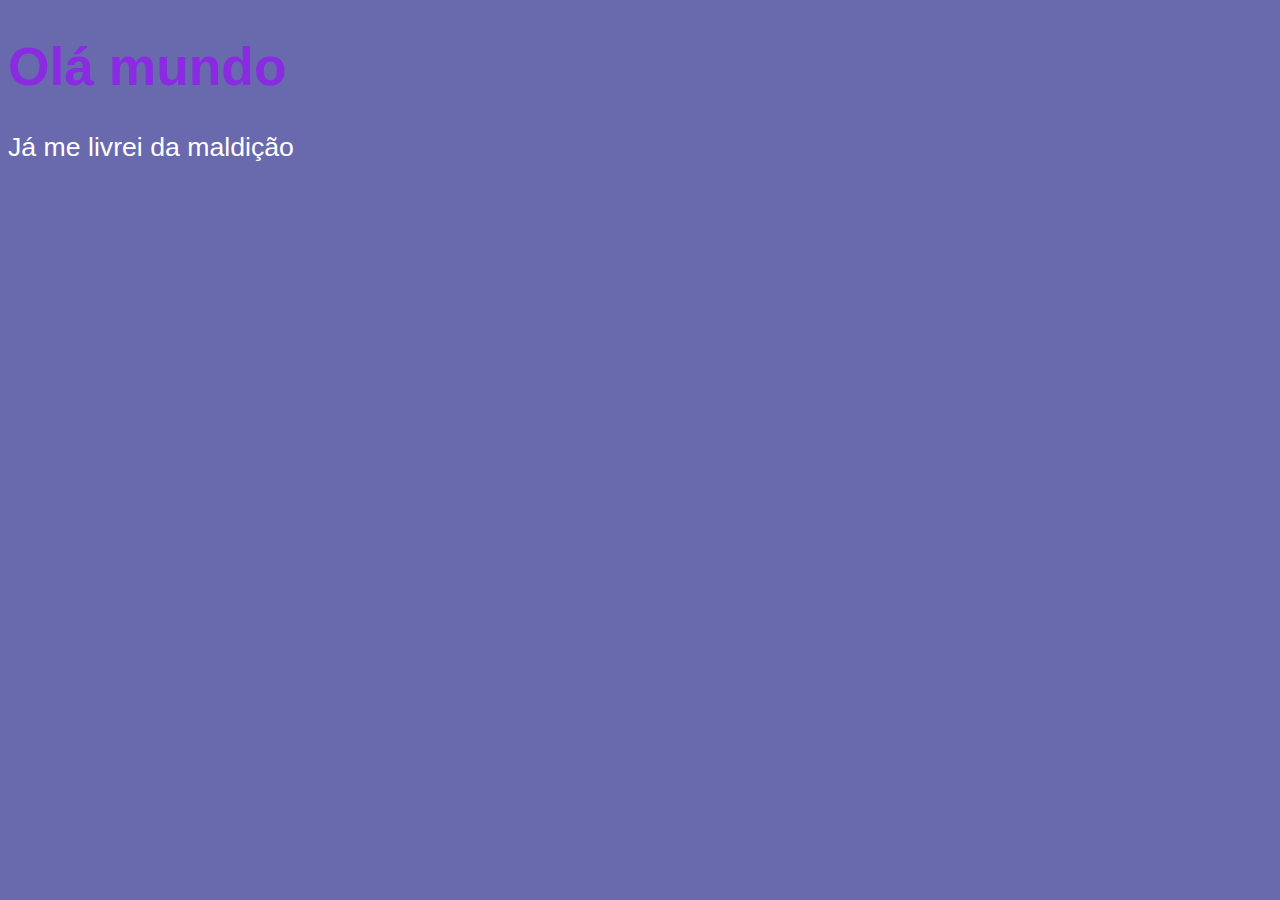
<file: aula.04/aula06.html/exe003.html>
<!DOCTYPE html>
<html lang="pt-br">
<head>
    <meta charset="UTF-8">
    <meta name="viewport" content="width=device-width, initial-scale=1.0">
    <title>Meu primeiro programa....</title>
    <style>
        body {
            background-color: rgb(105,105, 173);
            color: white; /*comentario em css */
            font: normal 20pt Arial;
        }
        h1 {
            color: blueviolet;
        }
    </style>
</head>
<body>
    <h1>Olá mundo</h1> <!---Isso so é um comentário-->
    <p>Já me livrei da maldição</p> 
    <script>
     var n1 = Number.parseInt(window.prompt)('Digite um número') // String
     var n2 = Number.parseInt(window.prompt)('Digite outro número') // String
     var s= n1 + n2
     window.alert ('a soma dos valores é ' +  String (s)) //concatenação
     // (number + number) para adição
     // (string + string) para concatenação
    </script>
    
</body>
</html>
</file>
<file: estelos/style.css>
@charset "UTF-8" ;
*{
    margin: 0px;
    padding: 0%;
    font-family: Arial, Helvetica, sans-serif;

}
html,body {
    height: 100vh;
    width: 100vw;
    background-color: black;
}
body {
    background: url(../imagens/fundo-madeira.jpg)
    no-repeat top center;
    background-color: cover;
background-attachment: fixed;
}

main {
    position: relative;
    height: 100vh;
    position: relative;
    
}
section#telefone {
    position: absolute;
    top: 50%;
    left: 50%;
   
   
    transform: translate(-50%,-50%);

    height: 672px;
    width: 311px;
    background: url(../imagens/frame-iphone.png) no-repeat;

}

iframe#tela {
    position: relative;
    top: 80px;
    left: 22px;
    width: 269px;
    height: 471px;

}

section#redes-sociais {
    text-align: right;
 

}
section#redes-sociais img {
    width: 50px;
    margin: 10px;
    border-radius: 50%;
    box-shadow: 2px 2px 5px rgba(0,0,0,400);
    box-sizing: border-box;
}
section#redes-sociais img:hover {
    border: 2px solid rgba(255,255,255,0.637);
    transform: translate(-3px,-3px);
    box-shadow: 5px 5px 10px rgba(0,0, 0, 0.623);
    transition: transform .3s,border 4s;
}
</file>
